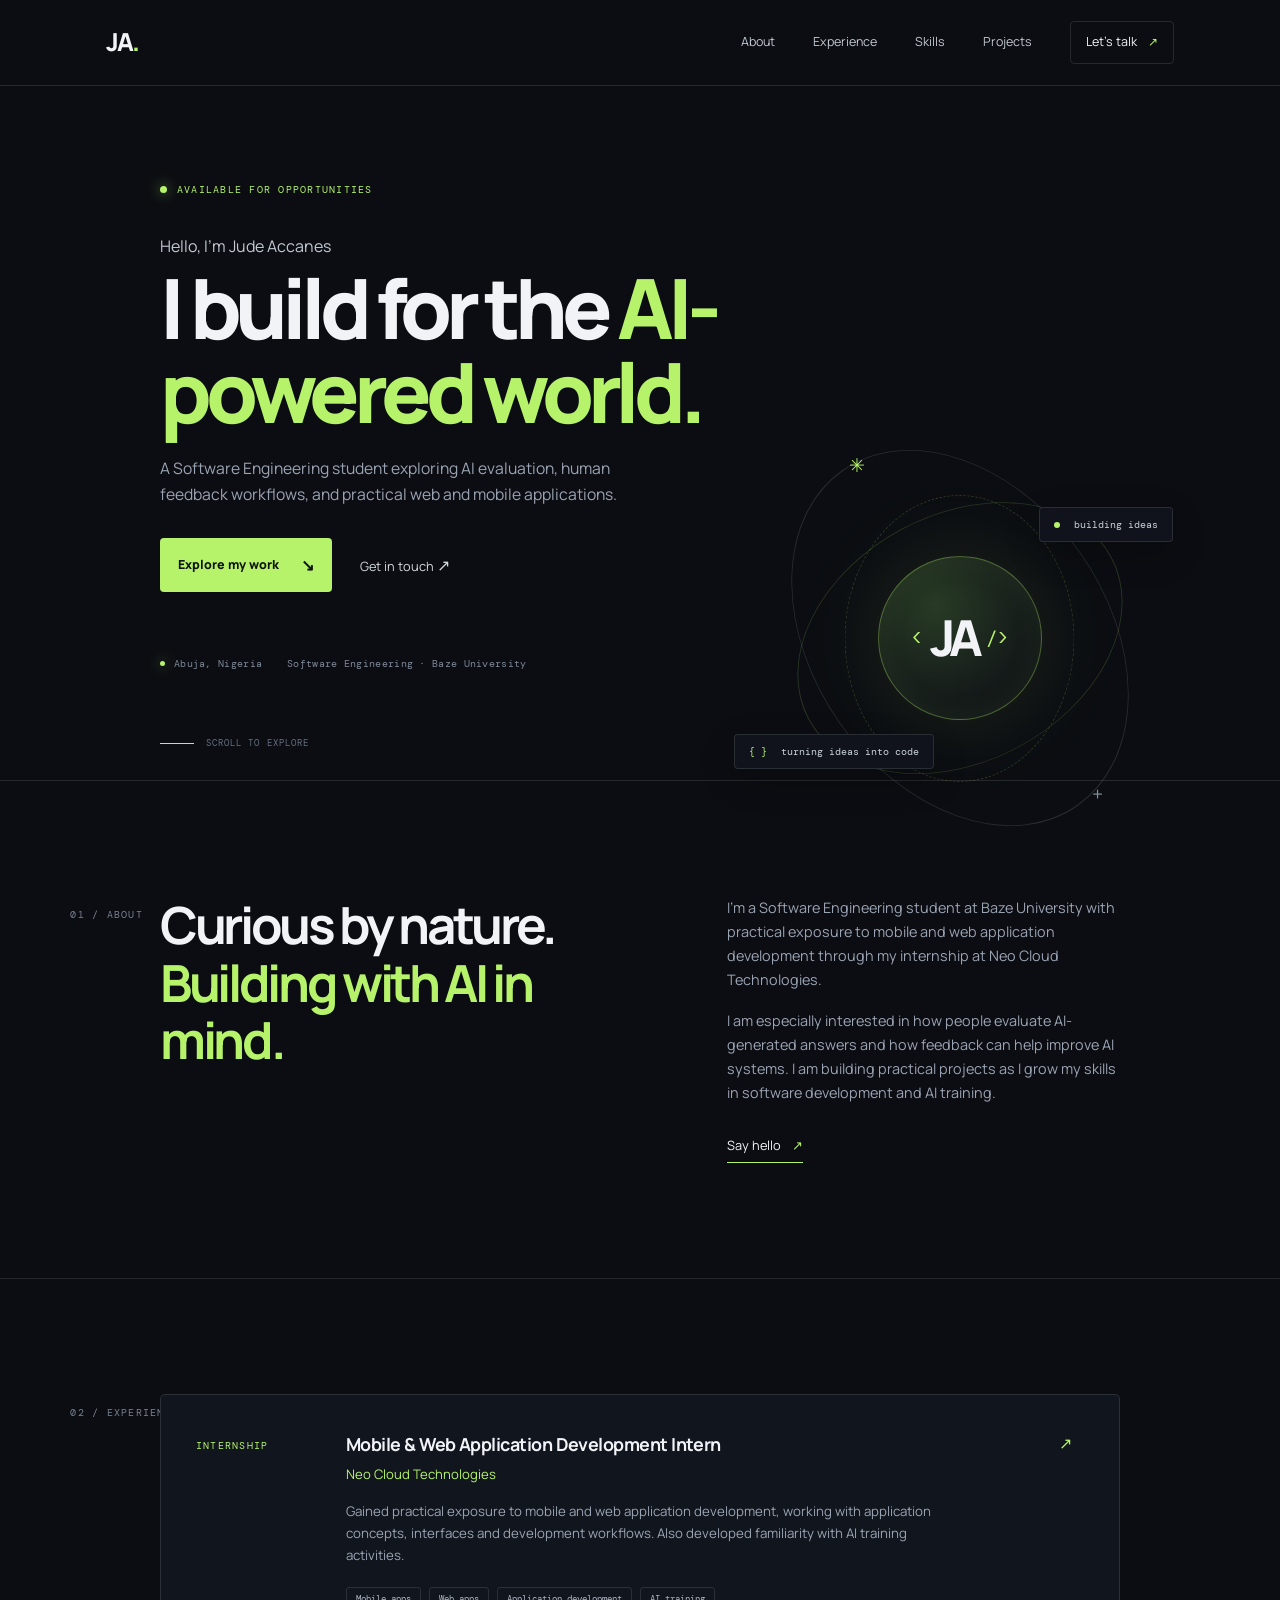
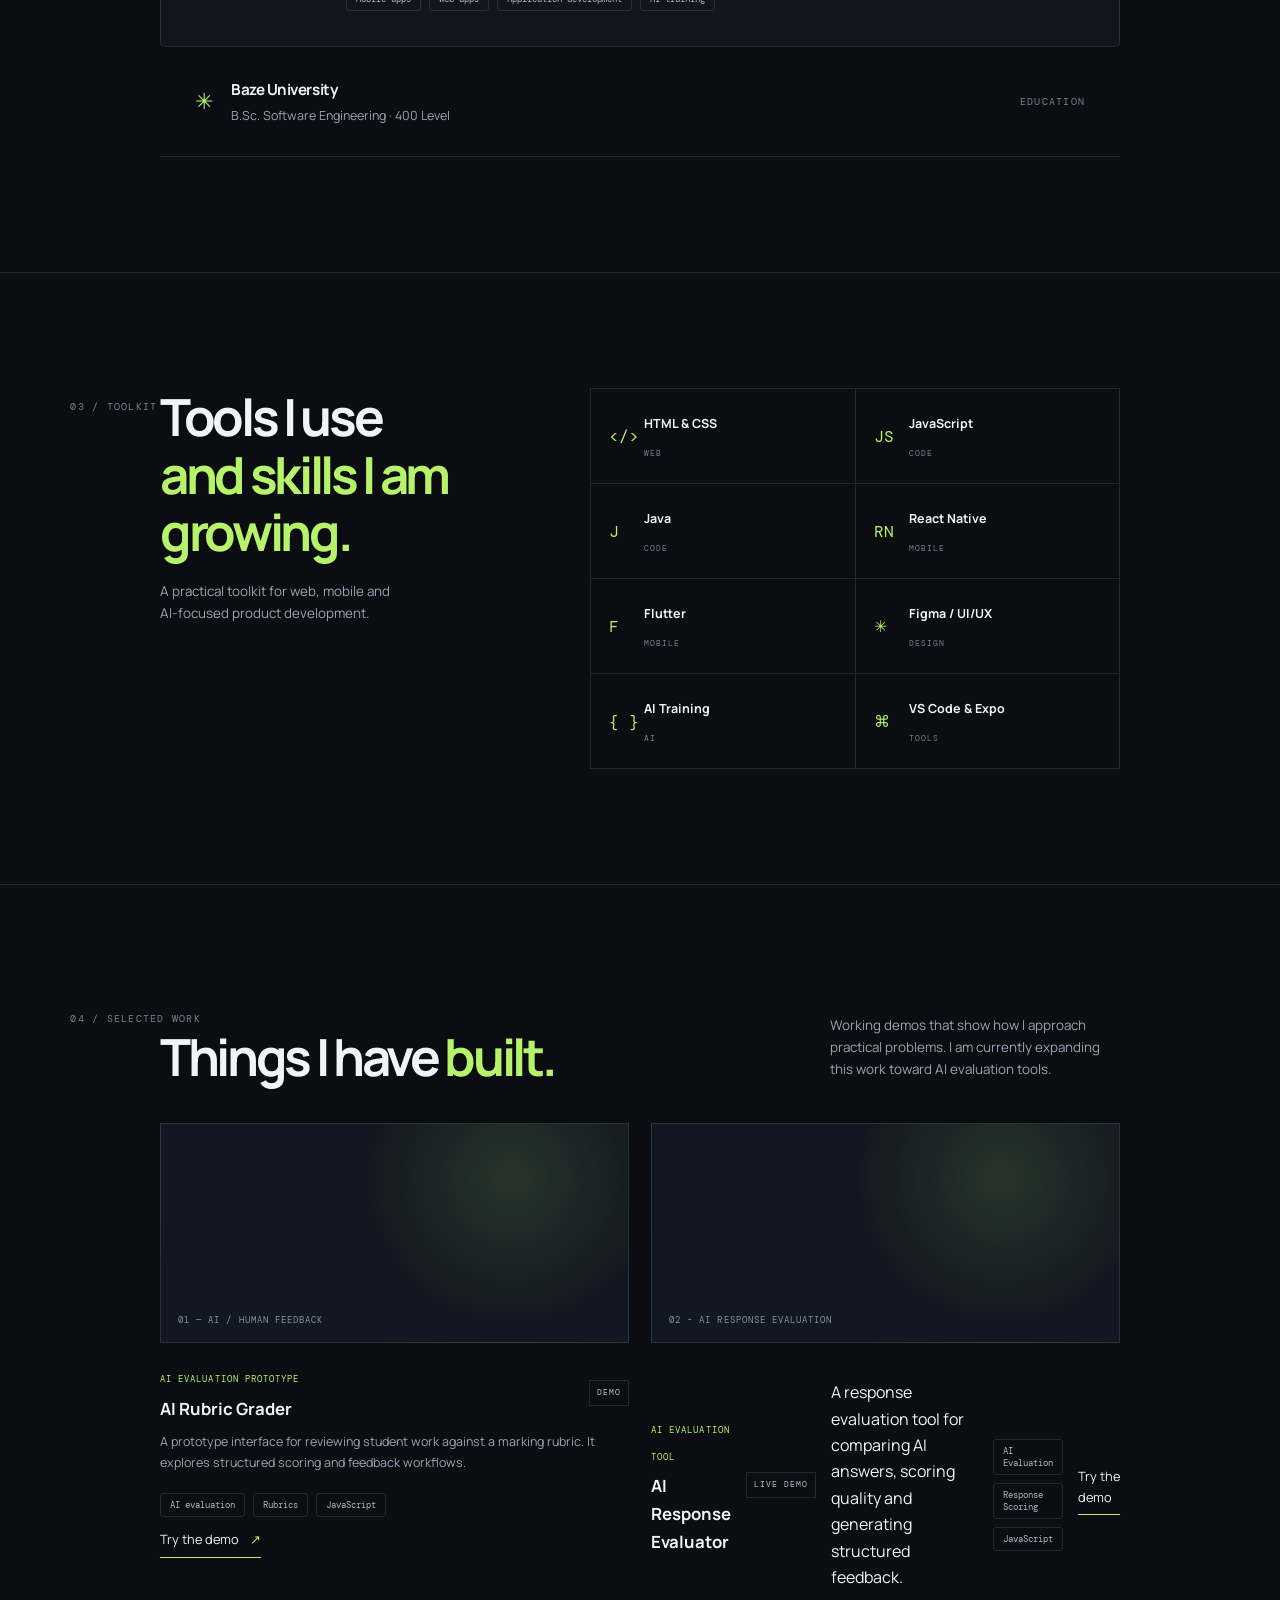
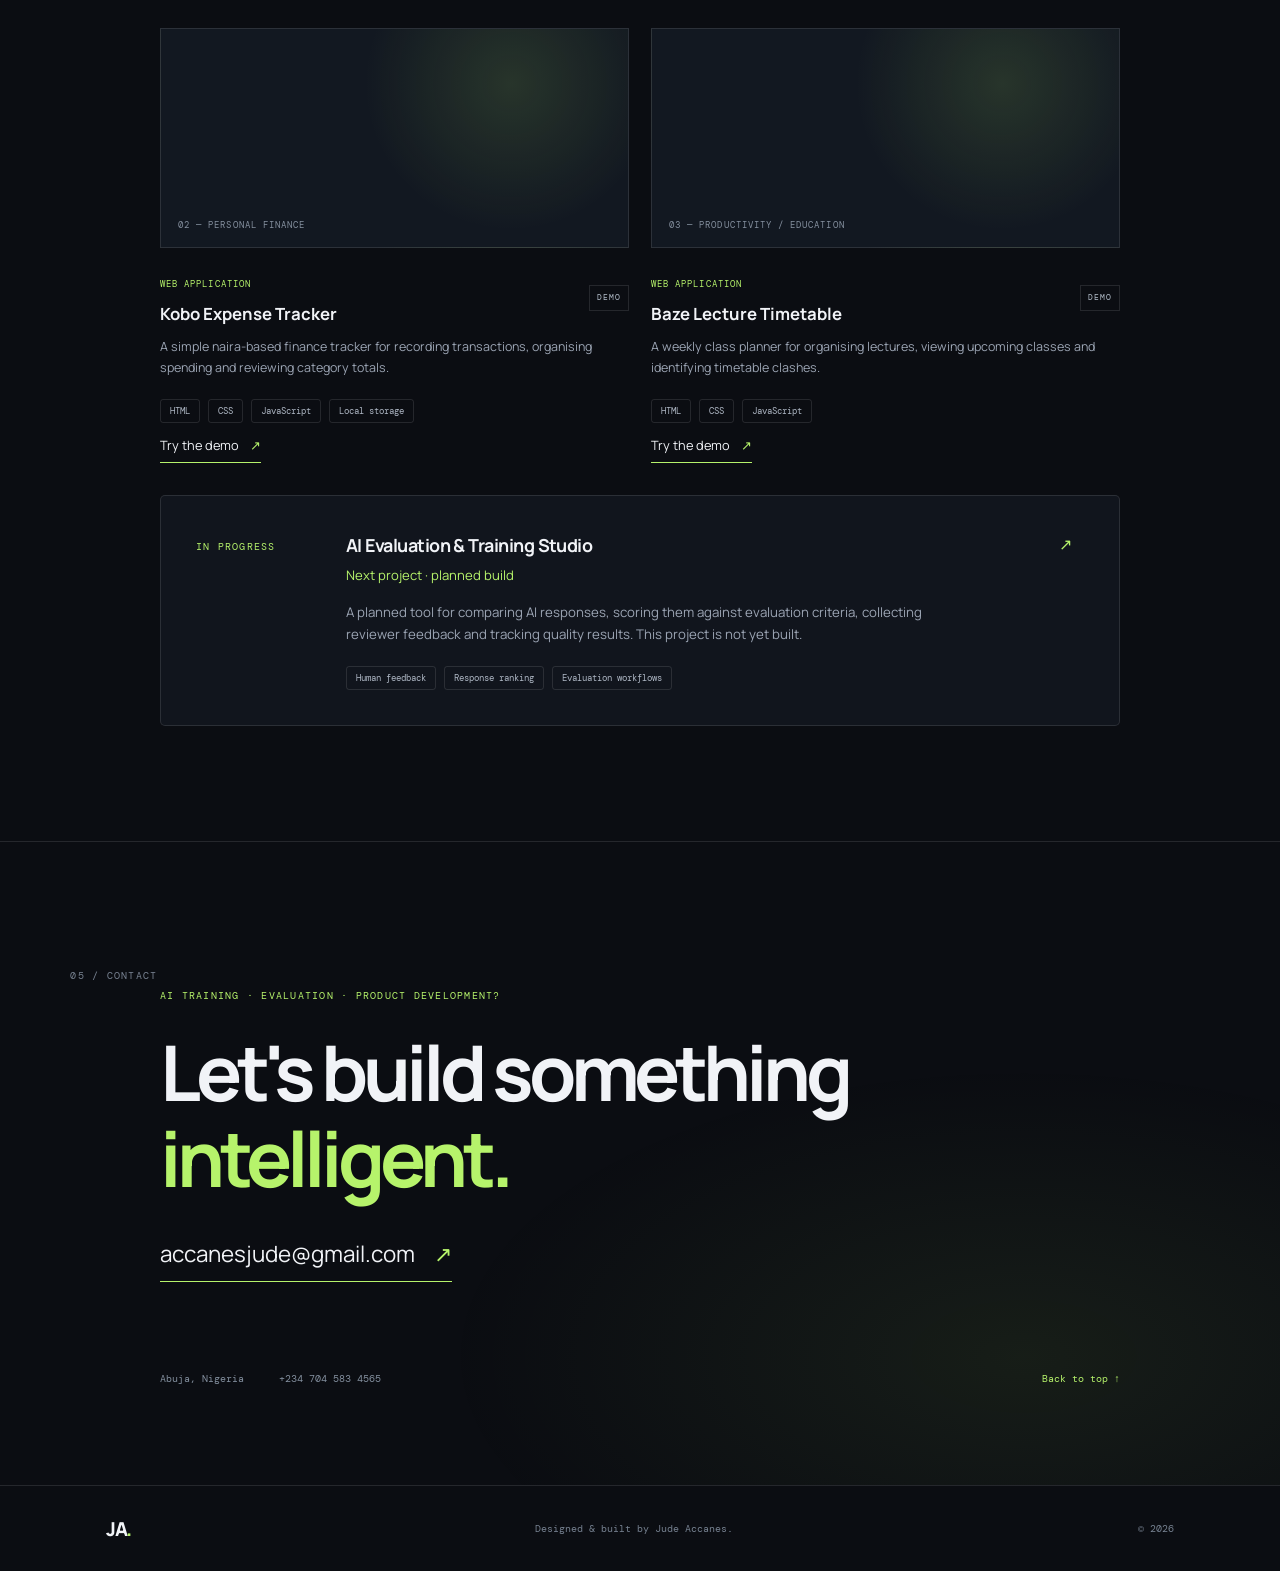
<file: index.html>
<!DOCTYPE html>
<html lang="en">
<head>
  <meta charset="UTF-8" />
  <meta name="viewport" content="width=device-width, initial-scale=1.0" />
  <meta name="description" content="Jude Accanes — AI evaluation, software development and AI product building." />
  <meta name="theme-color" content="#0b0d12" />
  <title>Jude Accanes — Software Developer</title>
  <link rel="preconnect" href="https://fonts.googleapis.com">
  <link rel="preconnect" href="https://fonts.gstatic.com" crossorigin>
  <link href="https://fonts.googleapis.com/css2?family=DM+Mono:wght@400;500&family=Manrope:wght@400;500;600;700;800&display=swap" rel="stylesheet">
  <link rel="stylesheet" href="style.css" />
</head>
<body>
  <div class="site-shell">
    <header class="header">
      <a class="brand" href="#home" aria-label="Jude Accanes home">JA<span>.</span></a>
      <button class="menu-toggle" aria-label="Open navigation" aria-expanded="false">
        <span></span><span></span>
      </button>
      <nav class="nav" aria-label="Main navigation">
        <a href="#about">About</a>
        <a href="#experience">Experience</a>
        <a href="#skills">Skills</a>
        <a href="#projects">Projects</a>
        <a class="nav-contact" href="#contact">Let's talk <span>↗</span></a>
      </nav>
    </header>
    <main>
      <section class="hero section" id="home">
        <div class="hero-copy">
          <div class="eyebrow"><span class="status-dot"></span> AVAILABLE FOR OPPORTUNITIES</div>
          <p class="intro">Hello, I'm Jude Accanes</p>
          <h1>I build for the <span>AI-powered world.</span></h1>
          <p class="hero-description">
            A Software Engineering student exploring AI evaluation, human feedback workflows, and practical web and mobile applications.
          </p>
          <div class="hero-actions">
            <a class="button button-primary" href="#projects">Explore my work <span>↘</span></a>
            <a class="text-link" href="#contact">Get in touch <span>↗</span></a>
          </div>
          <div class="hero-meta">
            <span><i></i> Abuja, Nigeria</span>
            <span>Software Engineering · Baze University</span>
          </div>
        </div>
        <div class="hero-art" aria-label="Decorative code-inspired graphic">
          <div class="orbit orbit-one"></div>
          <div class="orbit orbit-two"></div>
          <div class="orbit orbit-three"></div>
          <div class="art-core">
            <span class="core-bracket">&lt;</span>
            <span class="core-ja">JA</span>
            <span class="core-bracket">/&gt;</span>
          </div>
          <div class="float-card card-top"><span class="tiny-dot"></span> building ideas</div>
          <div class="float-card card-bottom"><span class="code-mark">{ }</span> turning ideas into code</div>
          <div class="art-cross cross-one">✳</div>
          <div class="art-cross cross-two">+</div>
        </div>
        <div class="scroll-cue"><span></span> SCROLL TO EXPLORE</div>
      </section>

      <section class="section about-section" id="about">
        <div class="section-kicker">01 / ABOUT</div>
        <div class="section-content about-grid">
          <h2>Curious by nature.<br><span>Building with AI in mind.</span></h2>
          <div class="about-copy">
            <p>
              I'm a Software Engineering student at Baze University with practical
              exposure to mobile and web application development through my
              internship at Neo Cloud Technologies.
            </p>
            <p>
              I am especially interested in how people evaluate AI-generated answers and how feedback can help improve AI systems. I am building practical projects as I grow my skills in software development and AI training.
            </p>
            <a class="underlined-link" href="mailto:accanesjude@gmail.com">Say hello <span>↗</span></a>
          </div>
        </div>
      </section>

      <section class="section experience-section" id="experience">
        <div class="section-kicker">02 / EXPERIENCE</div>
        <div class="section-content">
          <div class="experience-card">
            <div class="experience-date">INTERNSHIP</div>
            <div>
              <h3>Mobile &amp; Web Application Development Intern</h3>
              <p class="company">Neo Cloud Technologies</p>
              <p class="experience-description">
                Gained practical exposure to mobile and web application development,
                working with application concepts, interfaces and development workflows.
                Also developed familiarity with AI training activities.
              </p>
              <div class="tag-row">
                <span>Mobile apps</span><span>Web apps</span><span>Application development</span><span>AI training</span>
              </div>
            </div>
            <div class="experience-arrow">↗</div>
          </div>
          <div class="education-line">
            <span class="education-icon">✳</span>
            <div>
              <h3>Baze University</h3>
              <p>B.Sc. Software Engineering · 400 Level</p>
            </div>
            <span class="education-label">EDUCATION</span>
          </div>
        </div>
      </section>

      <section class="section skills-section" id="skills">
        <div class="section-kicker">03 / TOOLKIT</div>
        <div class="section-content skills-layout">
          <div>
            <h2>Tools I use<br><span>and skills I am growing.</span></h2>
            <p class="muted">A practical toolkit for web, mobile and AI-focused product development.</p>
          </div>
          <div class="skills-grid">
            <div class="skill"><span class="skill-symbol">&lt;/&gt;</span><span>HTML &amp; CSS</span><small>WEB</small></div>
            <div class="skill"><span class="skill-symbol">JS</span><span>JavaScript</span><small>CODE</small></div>
            <div class="skill"><span class="skill-symbol">J</span><span>Java</span><small>CODE</small></div>
            <div class="skill"><span class="skill-symbol">RN</span><span>React Native</span><small>MOBILE</small></div>
            <div class="skill"><span class="skill-symbol">F</span><span>Flutter</span><small>MOBILE</small></div>
            <div class="skill"><span class="skill-symbol">✳</span><span>Figma / UI/UX</span><small>DESIGN</small></div>
            <div class="skill"><span class="skill-symbol">{ }</span><span>AI Training</span><small>AI</small></div>
            <div class="skill"><span class="skill-symbol">⌘</span><span>VS Code &amp; Expo</span><small>TOOLS</small></div>
          </div>
        </div>
      </section>

      <section class="section projects-section" id="projects">
        <div class="section-kicker">04 / SELECTED WORK</div>
        <div class="section-content">
          <div class="projects-heading">
            <h2>Things I have <span>built.</span></h2>
            <p class="muted">Working demos that show how I approach practical problems. I am currently expanding this work toward AI evaluation tools.</p>
          </div>
          <div class="project-grid">
            <article class="project-card">
              <div class="project-visual visual-portfolio">
                <span class="visual-label">01 — AI / HUMAN FEEDBACK</span>
              </div>
              <div class="project-info">
                <div><span class="project-type">AI EVALUATION PROTOTYPE</span><h3>AI Rubric Grader</h3></div>
                <span class="project-status">DEMO</span>
              </div>
              <p>A prototype interface for reviewing student work against a marking rubric. It explores structured scoring and feedback workflows.</p>
              <div class="tag-row"><span>AI evaluation</span><span>Rubrics</span><span>JavaScript</span></div>
              <a class="underlined-link" href="AI%20Rubric%20Grader.html">Try the demo <span>↗</span></a>
            </article>
<article class="project-card">
  <div class="project-visual visual-portfolio">
    <span class="visual-label">02 - AI RESPONSE EVALUATION</span>
  </div>
  <div class="project-info">
    <div>
      <span class="project-type">AI EVALUATION TOOL</span>
      <h3>AI Response Evaluator</h3>
    </div>
    <span class="project-status">LIVE DEMO</span>
    <p>A response evaluation tool for comparing AI answers, scoring quality and generating structured feedback.</p>
    <div class="tag-row">
      <span>AI Evaluation</span>
      <span>Response Scoring</span>
      <span>JavaScript</span>
    </div>
    <a class="underlined-link" href="ai-response-evaluator.html">Try the demo <span></span></a>
  </div>
</article>

            <article class="project-card">
              <div class="project-visual visual-portfolio">
                <span class="visual-label">02 — PERSONAL FINANCE</span>
              </div>
              <div class="project-info">
                <div><span class="project-type">WEB APPLICATION</span><h3>Kobo Expense Tracker</h3></div>
                <span class="project-status">DEMO</span>
              </div>
              <p>A simple naira-based finance tracker for recording transactions, organising spending and reviewing category totals.</p>
              <div class="tag-row"><span>HTML</span><span>CSS</span><span>JavaScript</span><span>Local storage</span></div>
              <a class="underlined-link" href="Kobo%20Expense%20Tracker.html">Try the demo <span>↗</span></a>
            </article>

            <article class="project-card">
              <div class="project-visual visual-portfolio">
                <span class="visual-label">03 — PRODUCTIVITY / EDUCATION</span>
              </div>
              <div class="project-info">
                <div><span class="project-type">WEB APPLICATION</span><h3>Baze Lecture Timetable</h3></div>
                <span class="project-status">DEMO</span>
              </div>
              <p>A weekly class planner for organising lectures, viewing upcoming classes and identifying timetable clashes.</p>
              <div class="tag-row"><span>HTML</span><span>CSS</span><span>JavaScript</span></div>
              <a class="underlined-link" href="Baze%20Lecture%20Timetable.html">Try the demo <span>↗</span></a>
            </article>
          </div>

          <div class="experience-card" style="margin-top: 2rem;">
            <div class="experience-date">IN PROGRESS</div>
            <div>
              <h3>AI Evaluation &amp; Training Studio</h3>
              <p class="company">Next project · planned build</p>
              <p class="experience-description">A planned tool for comparing AI responses, scoring them against evaluation criteria, collecting reviewer feedback and tracking quality results. This project is not yet built.</p>
              <div class="tag-row"><span>Human feedback</span><span>Response ranking</span><span>Evaluation workflows</span></div>
            </div>
            <div class="experience-arrow">↗</div>
          </div>
        </div>
      </section>

      <section class="section contact-section" id="contact">
        <div class="section-kicker">05 / CONTACT</div>
        <div class="section-content contact-content">
          <p class="eyebrow">AI TRAINING · EVALUATION · PRODUCT DEVELOPMENT?</p>
          <h2>Let's build something<br><span>intelligent.</span></h2>
          <a class="contact-email" href="mailto:accanesjude@gmail.com">accanesjude@gmail.com <span>↗</span></a>
          <div class="contact-bottom">
            <span>Abuja, Nigeria</span>
            <a href="tel:+2347045834565">+234 704 583 4565</a>
            <a href="#home">Back to top ↑</a>
          </div>
        </div>
      </section>
    </main>
    <footer class="footer">
      <a class="brand" href="#home">JA<span>.</span></a>
      <p>Designed &amp; built by Jude Accanes.</p>
      <span>© <span id="year"></span></span>
    </footer>
  </div>
  <script src="script.js"></script>
</body>
</html>
</file>
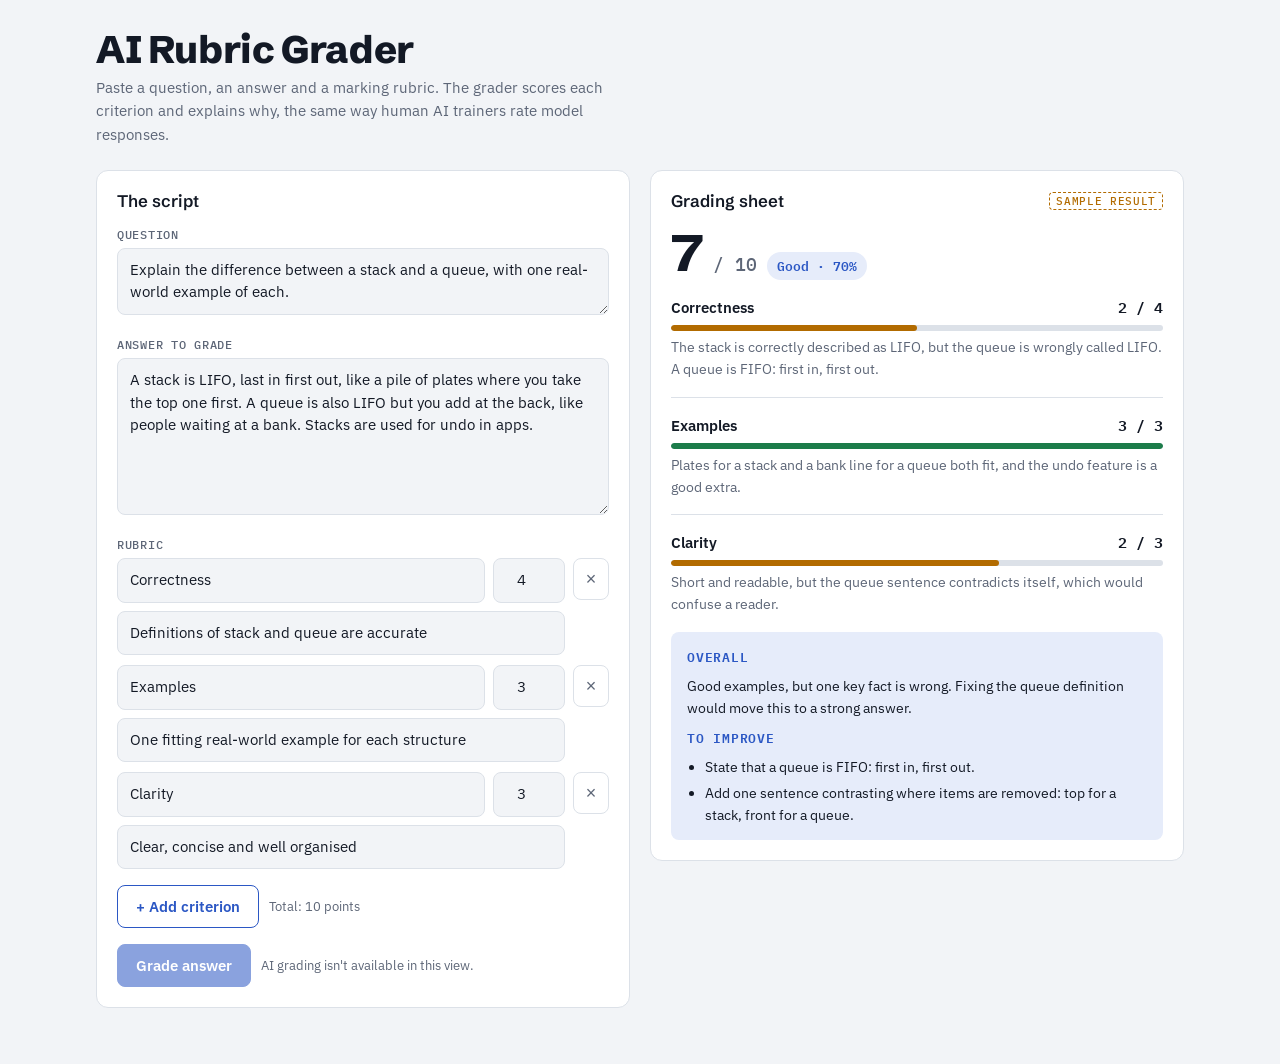
<file: AI Rubric Grader.html>
<!doctype html><html><head><meta charset=utf8><meta name=viewport content="width=device-width,initial-scale=1,viewport-fit=cover"><style>:root{color-scheme:light;box-sizing:border-box;padding-top:env(safe-area-inset-top,0px);padding-bottom:env(safe-area-inset-bottom,0px)}html{scroll-padding-top:env(safe-area-inset-top,0px)}body{margin:0;padding:0;font:14px -apple-system,BlinkMacSystemFont,sans-serif;background:#fff;color:#000}img{max-width:100%}[hidden]:not([hidden=until-found i]){display:none!important}</style></head><body>
<title>AI Rubric Grader</title>
<meta name="claude:viewport-fit-sides" content="cover">
<link rel="stylesheet" href="https://fonts.googleapis.com/css2?family=Schibsted+Grotesk:wght@600;800&family=IBM+Plex+Sans:wght@400;500;600&family=IBM+Plex+Mono:wght@400;500&display=swap">
<style>
/* Layout: two-pane marking desk. Inputs on the left (the script), marks on the right (the grading sheet). Stacks on phones. */
:root{
  --bg:#F2F4F7; --panel:#FFFFFF; --ink:#131925; --muted:#5D6677; --line:#DCE1E8;
  --pen:#2B57C4; --pen-soft:#E6ECFA; --good:#1C7C4A; --mid:#B26B00; --low:#C0392B;
  --display:"Schibsted Grotesk","Segoe UI",system-ui,sans-serif;
  --body:"IBM Plex Sans","Segoe UI",system-ui,sans-serif;
  --mono:"IBM Plex Mono",ui-monospace,Menlo,monospace;
}
@media (prefers-color-scheme: dark){:root:not([data-theme="light"]){
  --bg:#0E1218; --panel:#161C25; --ink:#E4E9F1; --muted:#98A2B3; --line:#273041;
  --pen:#7FA2F5; --pen-soft:#1C2740; --good:#4CC58A; --mid:#E9A53A; --low:#F07A6C; color-scheme:dark}}
:root[data-theme="dark"]{
  --bg:#0E1218; --panel:#161C25; --ink:#E4E9F1; --muted:#98A2B3; --line:#273041;
  --pen:#7FA2F5; --pen-soft:#1C2740; --good:#4CC58A; --mid:#E9A53A; --low:#F07A6C; color-scheme:dark}
*{box-sizing:border-box}
body{background:var(--bg);color:var(--ink);font:15px/1.55 var(--body)}
.wrap{max-width:1120px;margin:0 auto;padding-block:28px 56px;
  padding-left:max(16px,env(safe-area-inset-left,0px));padding-right:max(16px,env(safe-area-inset-right,0px));
  display:flex;flex-direction:column;gap:24px}
header{display:flex;flex-wrap:wrap;justify-content:space-between;align-items:end;gap:12px}
h1{font:800 clamp(1.7rem,4vw,2.4rem)/1.1 var(--display);margin:0;letter-spacing:-.01em}
header p{margin:6px 0 0;color:var(--muted);max-width:60ch}
.grid{display:grid;grid-template-columns:1fr 1fr;gap:20px;align-items:start}
@media (max-width:820px){.grid{grid-template-columns:1fr}}
.panel{background:var(--panel);border:1px solid var(--line);border-radius:12px;padding:20px;display:flex;flex-direction:column;gap:16px;min-width:0}
h2{font:600 1.05rem var(--display);margin:0}
label{font:500 12px var(--mono);letter-spacing:.06em;text-transform:uppercase;color:var(--muted);display:block;margin-bottom:6px}
textarea,input{width:100%;font:15px/1.5 var(--body);color:var(--ink);background:var(--bg);border:1px solid var(--line);border-radius:8px;padding:10px 12px}
textarea:focus,input:focus,button:focus-visible{outline:2px solid var(--pen);outline-offset:1px}
textarea{resize:vertical}
.crit-list{display:flex;flex-direction:column;gap:10px}
.crit{display:grid;grid-template-columns:1fr 72px 36px;gap:8px;align-items:start}
.crit .desc{grid-column:1/3}
.crit input.pts{text-align:center;font-family:var(--mono)}
.icon{background:none;border:1px solid var(--line);color:var(--muted);border-radius:8px;height:42px;cursor:pointer;font-size:18px}
.icon:hover{color:var(--low);border-color:var(--low)}
.row{display:flex;flex-wrap:wrap;gap:10px;align-items:center}
.btn{font:600 15px var(--body);border-radius:8px;padding:11px 18px;cursor:pointer;border:1px solid var(--pen)}
.btn.primary{background:var(--pen);color:var(--panel)}
.btn.primary:disabled{opacity:.55;cursor:not-allowed}
.btn.ghost{background:transparent;color:var(--pen)}
.hint{font-size:13px;color:var(--muted)}
.status{font-size:13px;color:var(--muted);min-height:1.2em}
.status.err{color:var(--low)}

/* Grading sheet */
.score{display:flex;align-items:baseline;gap:10px;flex-wrap:wrap}
.score .big{font:800 3.2rem/1 var(--display);font-variant-numeric:tabular-nums}
.score .of{font:500 1.1rem var(--mono);color:var(--muted)}
.grade{font:600 13px var(--mono);padding:3px 10px;border-radius:999px;background:var(--pen-soft);color:var(--pen)}
.tag{font:500 11px var(--mono);letter-spacing:.06em;text-transform:uppercase;color:var(--mid);border:1px dashed var(--mid);border-radius:4px;padding:1px 6px}
.marks{display:flex;flex-direction:column;gap:16px}
.mark{display:flex;flex-direction:column;gap:6px;padding-bottom:16px;border-bottom:1px solid var(--line)}
.mark:last-child{border-bottom:0;padding-bottom:0}
.mark .head{display:flex;justify-content:space-between;gap:12px;font-weight:600}
.mark .pts{font-family:var(--mono);font-variant-numeric:tabular-nums;white-space:nowrap}
.bar{height:6px;border-radius:3px;background:var(--line);overflow:hidden}
.bar i{display:block;height:100%;border-radius:3px}
.mark p{margin:0;color:var(--muted);font-size:14px;max-width:65ch}
.feedback{background:var(--pen-soft);border-radius:8px;padding:14px 16px;display:flex;flex-direction:column;gap:8px}
.feedback h3{margin:0;font:600 13px var(--mono);letter-spacing:.06em;text-transform:uppercase;color:var(--pen)}
.feedback p,.feedback ul{margin:0;font-size:14px}
.feedback ul{padding-left:18px;display:flex;flex-direction:column;gap:4px}
@media (prefers-reduced-motion:no-preference){.bar i{transition:width .6s ease}}
</style>

<div class="wrap">
  <header>
    <div>
      <h1>AI Rubric Grader</h1>
      <p>Paste a question, an answer and a marking rubric. The grader scores each criterion and explains why, the same way human AI trainers rate model responses.</p>
    </div>
  </header>

  <div class="grid">
    <form class="panel" id="form">
      <h2>The script</h2>
      <div><label for="q">Question</label><textarea id="q" rows="2"></textarea></div>
      <div><label for="a">Answer to grade</label><textarea id="a" rows="6"></textarea></div>
      <div>
        <label>Rubric</label>
        <div class="crit-list" id="crits"></div>
      </div>
      <div class="row">
        <button class="btn ghost" type="button" id="addCrit">+ Add criterion</button>
        <span class="hint" id="totalHint"></span>
      </div>
      <div class="row">
        <button class="btn primary" type="submit" id="gradeBtn">Grade answer</button>
        <span class="status" id="status" role="status"></span>
      </div>
    </form>

    <section class="panel" id="sheet" aria-live="polite"></section>
  </div>
</div>

<script>
const $ = s => document.querySelector(s);
const state = {
  question: "Explain the difference between a stack and a queue, with one real-world example of each.",
  answer: "A stack is LIFO, last in first out, like a pile of plates where you take the top one first. A queue is also LIFO but you add at the back, like people waiting at a bank. Stacks are used for undo in apps.",
  criteria: [
    {name:"Correctness", desc:"Definitions of stack and queue are accurate", max:4},
    {name:"Examples", desc:"One fitting real-world example for each structure", max:3},
    {name:"Clarity", desc:"Clear, concise and well organised", max:3}
  ]
};
const sampleResult = {
  sample:true,
  criteria:[
    {name:"Correctness", score:2, max:4, reasoning:"The stack is correctly described as LIFO, but the queue is wrongly called LIFO. A queue is FIFO: first in, first out."},
    {name:"Examples", score:3, max:3, reasoning:"Plates for a stack and a bank line for a queue both fit, and the undo feature is a good extra."},
    {name:"Clarity", score:2, max:3, reasoning:"Short and readable, but the queue sentence contradicts itself, which would confuse a reader."}
  ],
  feedback:"Good examples, but one key fact is wrong. Fixing the queue definition would move this to a strong answer.",
  improvements:["State that a queue is FIFO: first in, first out.","Add one sentence contrasting where items are removed: top for a stack, front for a queue."]
};

function renderCrits(){
  const box = $("#crits"); box.innerHTML = "";
  state.criteria.forEach((c,i)=>{
    const el = document.createElement("div"); el.className="crit";
    el.innerHTML = `<input id="cn${i}" aria-label="Criterion name" placeholder="Criterion">
      <input id="cm${i}" class="pts" type="number" min="1" max="20" aria-label="Max points">
      <button class="icon" type="button" aria-label="Remove criterion">×</button>
      <input id="cd${i}" class="desc" aria-label="What earns full marks" placeholder="What earns full marks">`;
    const [n,m,del,d] = el.children;
    n.value=c.name; m.value=c.max; d.value=c.desc;
    n.oninput=()=>c.name=n.value; d.oninput=()=>c.desc=d.value;
    m.oninput=()=>{c.max=Math.max(1,Math.min(20,parseInt(m.value)||1));totals()};
    del.onclick=()=>{ if(state.criteria.length>1){state.criteria.splice(i,1);renderCrits()} };
    box.appendChild(el);
  });
  totals();
}
function totals(){ $("#totalHint").textContent = `Total: ${state.criteria.reduce((s,c)=>s+(+c.max||0),0)} points`; }

function gradeLabel(p){ return p>=0.85?"Excellent":p>=0.7?"Good":p>=0.5?"Fair":"Needs work"; }
function colorFor(p){ return p>=0.75?"var(--good)":p>=0.5?"var(--mid)":"var(--low)"; }
function esc(s){ const d=document.createElement("div"); d.textContent=String(s??""); return d.innerHTML; }

function renderSheet(r){
  const total = r.criteria.reduce((s,c)=>s+c.score,0), max = r.criteria.reduce((s,c)=>s+c.max,0);
  const p = max? total/max : 0;
  $("#sheet").innerHTML = `
    <div class="row" style="justify-content:space-between"><h2>Grading sheet</h2>${r.sample?'<span class="tag">Sample result</span>':''}</div>
    <div class="score"><span class="big">${total}</span><span class="of">/ ${max}</span><span class="grade">${gradeLabel(p)} · ${Math.round(p*100)}%</span></div>
    <div class="marks">${r.criteria.map(c=>{const cp=c.max?c.score/c.max:0;return `
      <div class="mark"><div class="head"><span>${esc(c.name)}</span><span class="pts">${c.score} / ${c.max}</span></div>
      <div class="bar"><i style="width:${cp*100}%;background:${colorFor(cp)}"></i></div>
      <p>${esc(c.reasoning)}</p></div>`}).join("")}</div>
    <div class="feedback"><h3>Overall</h3><p>${esc(r.feedback)}</p>
      ${r.improvements?.length?`<h3>To improve</h3><ul>${r.improvements.map(x=>`<li>${esc(x)}</li>`).join("")}</ul>`:""}</div>`;
}

// The grading call. To run outside claude.ai, replace this with a call to your own AI API.
async function gradeAnswer(sample, question, answer, criteria){
  const prompt = `You are a strict but fair grader. Score the ANSWER to the QUESTION against each rubric criterion.
Give whole-number scores from 0 to the criterion's max. Justify each score in 1-2 plain sentences that point to what the answer did or missed.
Return only JSON in this shape:
{"criteria":[{"name":string,"score":number,"max":number,"reasoning":string}],"feedback":string,"improvements":[string]}
Use the criteria in the order given. "feedback" is one or two sentences. "improvements" has 1-3 short, concrete fixes.

QUESTION:
${question}

ANSWER:
${answer}

RUBRIC:
${criteria.map((c,i)=>`${i+1}. ${c.name} (max ${c.max}): ${c.desc}`).join("\n")}`;
  const r = await sample.json(prompt, {modelTier:"default"});
  // Trust our own rubric, not the model, for names and max points.
  return {
    criteria: criteria.map((c,i)=>{
      const m = (r.criteria||[])[i] || {};
      const score = Math.max(0, Math.min(c.max, Math.round(Number(m.score)||0)));
      return {name:c.name, max:c.max, score, reasoning:m.reasoning||"No reasoning returned."};
    }),
    feedback: r.feedback||"", improvements: Array.isArray(r.improvements)? r.improvements.slice(0,3):[]
  };
}

let sampleCap = null;
$("#q").value = state.question; $("#a").value = state.answer;
renderCrits(); renderSheet(sampleResult);

(async ()=>{
  sampleCap = await (window.claude?.use ? window.claude.use("sample") : null);
  if(!sampleCap){
    $("#gradeBtn").disabled = true;
    $("#status").textContent = "AI grading isn't available in this view.";
  }
})();

$("#addCrit").onclick = ()=>{ state.criteria.push({name:"",desc:"",max:2}); renderCrits(); };
$("#form").addEventListener("submit", async e=>{
  e.preventDefault();
  const q=$("#q").value.trim(), a=$("#a").value.trim();
  const crits = state.criteria.filter(c=>c.name.trim());
  const st=$("#status"); st.className="status";
  if(!q||!a){ st.textContent="Add a question and an answer first."; st.className="status err"; return; }
  if(!crits.length){ st.textContent="Name at least one rubric criterion."; st.className="status err"; return; }
  if(!sampleCap) return;
  const btn=$("#gradeBtn"); btn.disabled=true; st.textContent="Grading…";
  try{
    renderSheet(await gradeAnswer(sampleCap, q, a, crits));
    st.textContent="Graded.";
  }catch(err){
    st.className="status err";
    st.textContent = err?.code==="rate_limited" ? "Too many requests. Wait a minute and try again."
      : err?.code==="not_granted" ? "AI grading was not allowed for this page."
      : "Grading failed. Try again, or shorten the answer.";
  }finally{ btn.disabled=false; }
});
</script>

</body></html>
</file>
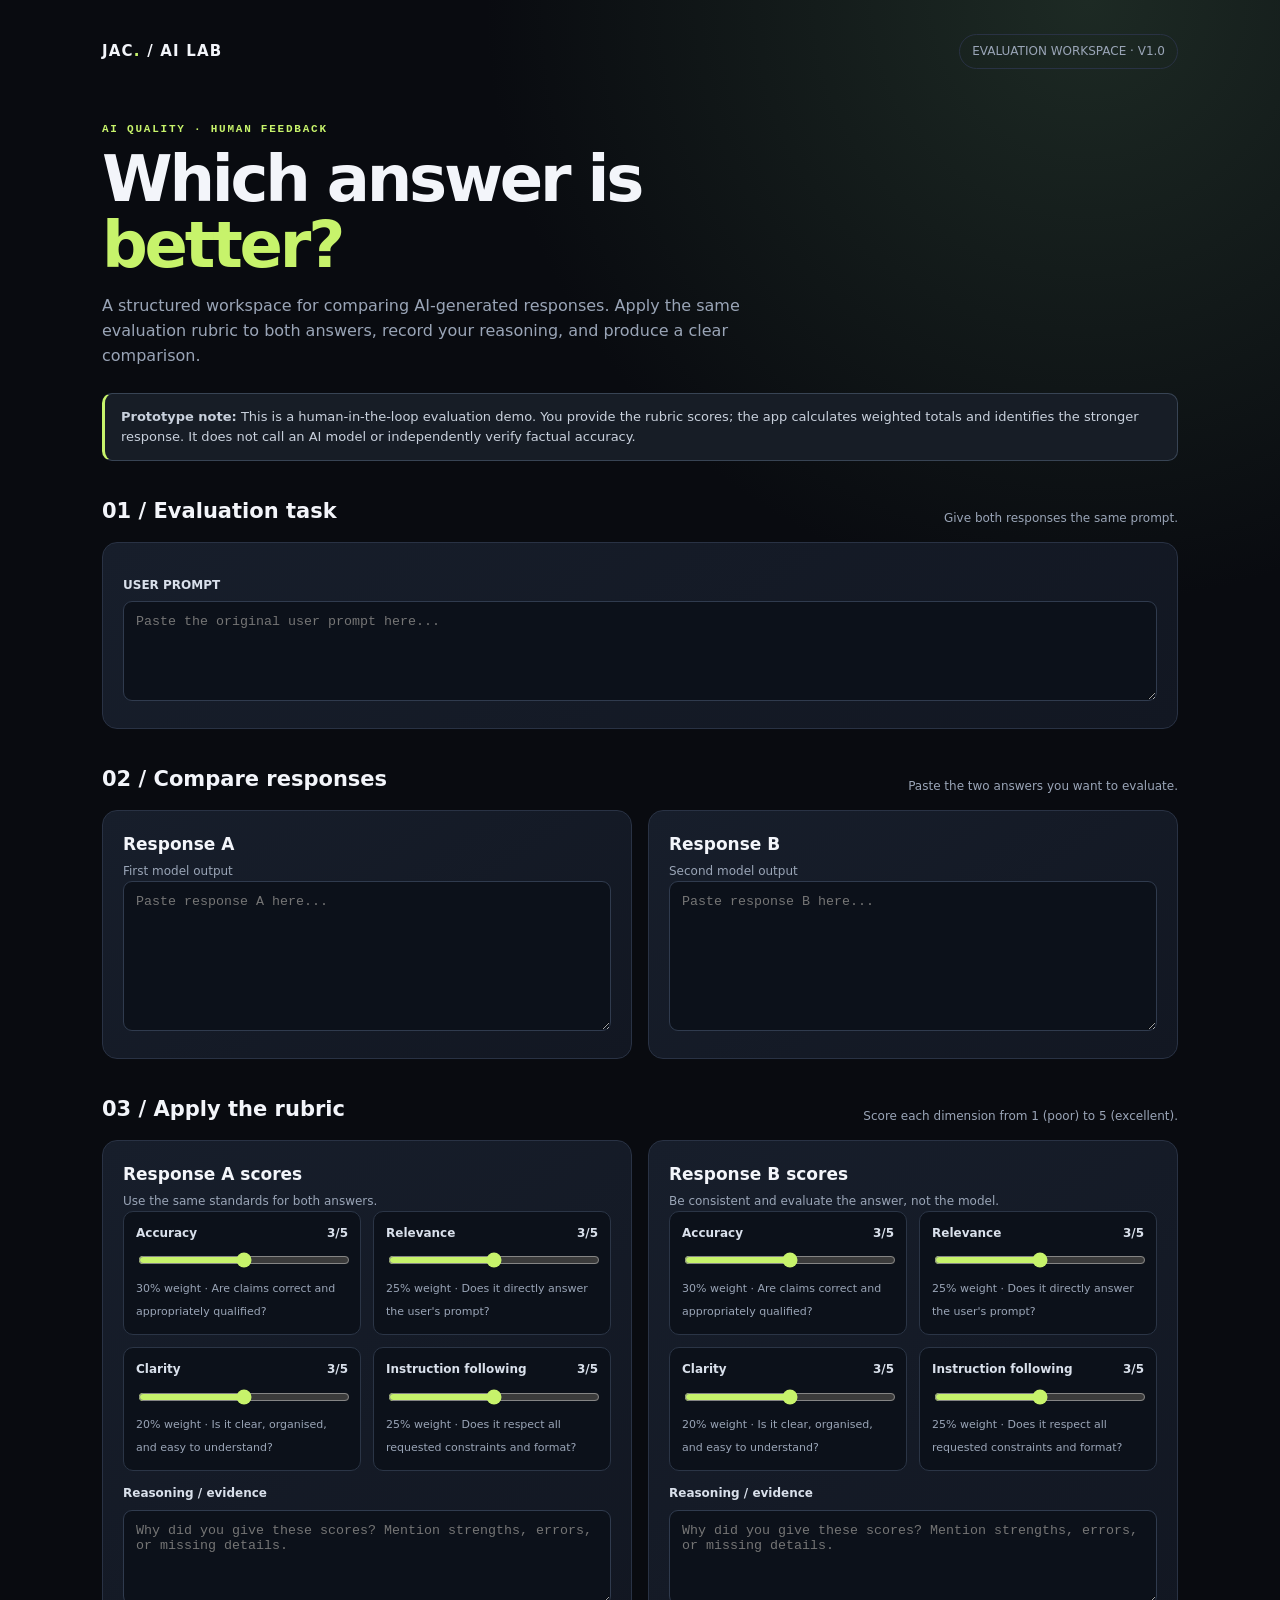
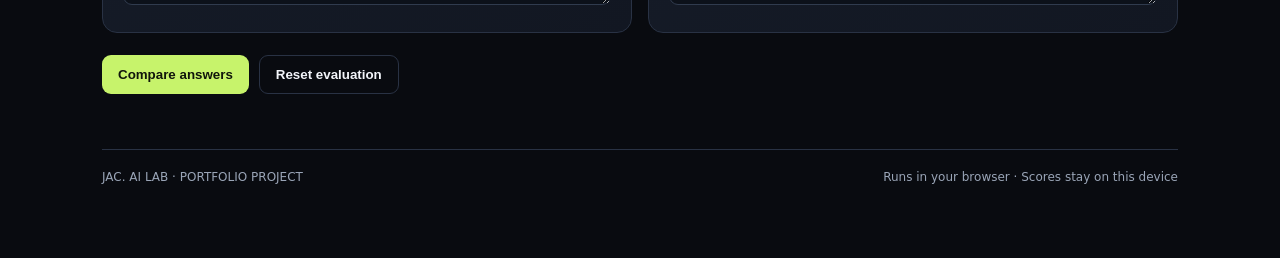
<file: ai-response-evaluator.html>
<!doctype html>
<html lang="en"><head><meta charset="utf-8"><meta name="viewport" content="width=device-width,initial-scale=1"><title>AI Response Evaluator</title>
<style>
:root{--bg:#090b10;--panel:#121722;--line:#293244;--text:#f3f5fa;--muted:#9aa5b7;--lime:#c7f36b}*{box-sizing:border-box}body{margin:0;background:radial-gradient(circle at 85% 0%,#1d2a24 0,transparent 28%),var(--bg);color:var(--text);font:15px/1.55 Inter,system-ui,sans-serif}.wrap{max-width:1120px;margin:auto;padding:34px 22px 70px}.top,.section-head,.scoreline,.footer{display:flex;justify-content:space-between;align-items:center;gap:14px}.top{margin-bottom:54px}.brand{font-weight:800;letter-spacing:.08em}.brand span,.eyebrow,.score,.winner{color:var(--lime)}.pill{border:1px solid var(--line);border-radius:999px;padding:7px 12px;color:var(--muted);font-size:12px}.eyebrow{font:700 11px ui-monospace,monospace;letter-spacing:.16em}h1{font-size:clamp(36px,6vw,64px);line-height:1.03;letter-spacing:-.05em;margin:12px 0 16px;max-width:760px}h1 span{color:var(--lime)}.intro{color:var(--muted);max-width:690px;font-size:16px}.note{background:#171d26;border:1px solid #384454;border-left:3px solid var(--lime);padding:13px 16px;border-radius:10px;color:#c8d0dc;font-size:13px;margin:24px 0 34px}.section-head{margin:34px 0 14px;align-items:end}.section-head h2{margin:0;font-size:21px}.section-head p,.sub{margin:0;color:var(--muted);font-size:12px}.grid,.scoregrid{display:grid;grid-template-columns:1fr 1fr;gap:16px}.panel{background:linear-gradient(145deg,#171e2b,var(--panel));border:1px solid var(--line);border-radius:15px;padding:20px;min-width:0}.panel h3{margin:0 0 5px;font-size:17px}label{display:block;color:#d9e0eb;font-size:12px;font-weight:700;margin:13px 0 7px}textarea{width:100%;min-height:150px;resize:vertical;background:#0c111a;border:1px solid #303b4e;color:var(--text);border-radius:9px;padding:12px;font:14px/1.5 inherit;outline:none}textarea:focus{border-color:var(--lime)}.prompt{min-height:100px}.criteria{display:grid;grid-template-columns:repeat(2,1fr);gap:12px}.criterion{background:#0c111a;border:1px solid #2b3546;border-radius:10px;padding:12px}.criterion label{margin:0 0 8px;display:flex;justify-content:space-between}.criterion input{width:100%;accent-color:var(--lime)}.criterion small{color:var(--muted);font-size:11px}.actions{display:flex;flex-wrap:wrap;gap:10px;margin-top:22px}.btn{border:0;border-radius:9px;padding:11px 16px;font-weight:800;cursor:pointer;background:var(--lime);color:#10150b}.btn.secondary{background:transparent;border:1px solid var(--line);color:var(--text)}.results{display:none;margin-top:24px}.results.show{display:block}.scorecard{background:#0c111a;border:1px solid var(--line);border-radius:12px;padding:18px}.score{font-size:36px;font-weight:850}.bar{height:7px;background:#273143;border-radius:20px;overflow:hidden;margin:12px 0}.bar i{display:block;height:100%;background:var(--lime);width:0}.winner{font-size:12px;font-weight:800;letter-spacing:.1em}.breakdown{font-size:13px;color:var(--muted);display:grid;gap:7px}.breakdown div{display:flex;justify-content:space-between}.verdict{margin-top:14px;padding:16px;border:1px solid var(--line);border-radius:12px;background:#121a21;overflow-wrap:anywhere}.verdict strong{color:var(--lime)}.footer{margin-top:55px;padding-top:18px;border-top:1px solid var(--line);color:var(--muted);font-size:12px;flex-wrap:wrap}@media(max-width:720px){.wrap{padding:24px 15px 50px}.grid,.scoregrid{grid-template-columns:1fr}.top{margin-bottom:40px}.section-head{align-items:start;flex-direction:column}.criteria{grid-template-columns:1fr 1fr}}
</style></head><body><div class="wrap">
<header class="top"><div class="brand">JAC<span>.</span> / AI LAB</div><div class="pill">EVALUATION WORKSPACE · V1.0</div></header>
<main><div class="eyebrow">AI QUALITY · HUMAN FEEDBACK</div><h1>Which answer is <span>better?</span></h1><p class="intro">A structured workspace for comparing AI-generated responses. Apply the same evaluation rubric to both answers, record your reasoning, and produce a clear comparison.</p>
<div class="note"><b>Prototype note:</b> This is a human-in-the-loop evaluation demo. You provide the rubric scores; the app calculates weighted totals and identifies the stronger response. It does not call an AI model or independently verify factual accuracy.</div>
<div class="section-head"><h2>01 / Evaluation task</h2><p>Give both responses the same prompt.</p></div><div class="panel"><label for="prompt">USER PROMPT</label><textarea id="prompt" class="prompt" placeholder="Paste the original user prompt here..."></textarea></div>
<div class="section-head"><h2>02 / Compare responses</h2><p>Paste the two answers you want to evaluate.</p></div><div class="grid"><div class="panel"><h3>Response A</h3><p class="sub">First model output</p><textarea id="answerA" placeholder="Paste response A here..."></textarea></div><div class="panel"><h3>Response B</h3><p class="sub">Second model output</p><textarea id="answerB" placeholder="Paste response B here..."></textarea></div></div>
<div class="section-head"><h2>03 / Apply the rubric</h2><p>Score each dimension from 1 (poor) to 5 (excellent).</p></div><div class="grid">
<div class="panel"><h3>Response A scores</h3><p class="sub">Use the same standards for both answers.</p><div class="criteria" id="criteriaA"></div><label for="reasonA">Reasoning / evidence</label><textarea id="reasonA" placeholder="Why did you give these scores? Mention strengths, errors, or missing details." style="min-height:95px"></textarea></div>
<div class="panel"><h3>Response B scores</h3><p class="sub">Be consistent and evaluate the answer, not the model.</p><div class="criteria" id="criteriaB"></div><label for="reasonB">Reasoning / evidence</label><textarea id="reasonB" placeholder="Why did you give these scores? Mention strengths, errors, or missing details." style="min-height:95px"></textarea></div></div>
<div class="actions"><button class="btn" id="evaluate">Compare answers</button><button class="btn secondary" id="reset">Reset evaluation</button></div>
<section class="results" id="results"><div class="section-head"><h2>04 / Evaluation result</h2><p>Weighted score · maximum 100</p></div><div class="scoregrid"><div class="scorecard"><div class="scoreline"><span class="winner" id="winnerA"></span><span class="score" id="totalA">0</span></div><div class="bar"><i id="barA"></i></div><div class="breakdown" id="breakA"></div></div><div class="scorecard"><div class="scoreline"><span class="winner" id="winnerB"></span><span class="score" id="totalB">0</span></div><div class="bar"><i id="barB"></i></div><div class="breakdown" id="breakB"></div></div></div><div class="verdict" id="verdict"></div><div class="actions"><button class="btn secondary" id="copy">Copy evaluation summary</button></div></section>
</main><footer class="footer"><span>JAC. AI LAB · PORTFOLIO PROJECT</span><span>Runs in your browser · Scores stay on this device</span></footer></div>
<script>
const dimensions=[{name:"Accuracy",weight:30,desc:"Are claims correct and appropriately qualified?"},{name:"Relevance",weight:25,desc:"Does it directly answer the user's prompt?"},{name:"Clarity",weight:20,desc:"Is it clear, organised, and easy to understand?"},{name:"Instruction following",weight:25,desc:"Does it respect all requested constraints and format?"}];
function makeCriteria(target,prefix){const root=document.getElementById(target);root.innerHTML=dimensions.map((d,i)=>`<div class="criterion"><label for="${prefix}${i}"><span>${d.name}</span><b><output id="${prefix}out${i}">3</output>/5</b></label><input id="${prefix}${i}" type="range" min="1" max="5" value="3"><small>${d.weight}% weight · ${d.desc}</small></div>`).join("");dimensions.forEach((d,i)=>document.getElementById(prefix+i).addEventListener("input",e=>document.getElementById(prefix+"out"+i).textContent=e.target.value))}
makeCriteria("criteriaA","a");makeCriteria("criteriaB","b");let lastSummary="";
function score(prefix){const parts=dimensions.map((d,i)=>({name:d.name,score:Number(document.getElementById(prefix+i).value),weight:d.weight}));return{parts,total:Math.round(parts.reduce((s,p)=>s+p.score/5*p.weight,0))}}
function esc(s){return s.replace(/[&<>"']/g,c=>({"&":"&amp;","<":"&lt;",">":"&gt;",'"':"&quot;","'":"&#39;"}[c]))}
document.getElementById("evaluate").addEventListener("click",()=>{const prompt=document.getElementById("prompt").value.trim(),A=document.getElementById("answerA").value.trim(),B=document.getElementById("answerB").value.trim();if(!prompt||!A||!B){alert("Please enter the prompt and both responses before comparing.");return}const a=score("a"),b=score("b"),tie=a.total===b.total;document.getElementById("totalA").textContent=a.total;document.getElementById("totalB").textContent=b.total;document.getElementById("barA").style.width=a.total+"%";document.getElementById("barB").style.width=b.total+"%";document.getElementById("winnerA").textContent=tie?"TIED":a.total>b.total?"STRONGER RESPONSE":"RESPONSE A";document.getElementById("winnerB").textContent=tie?"TIED":b.total>a.total?"STRONGER RESPONSE":"RESPONSE B";const render=x=>x.parts.map(p=>`<div><span>${p.name} (${p.weight}%)</span><b>${p.score}/5</b></div>`).join("");document.getElementById("breakA").innerHTML=render(a);document.getElementById("breakB").innerHTML=render(b);const winner=tie?"The responses received the same weighted score.":`Response ${a.total>b.total?"A":"B"} scored higher by ${Math.abs(a.total-b.total)} points.`;const ra=document.getElementById("reasonA").value.trim()||"No written reasoning added.",rb=document.getElementById("reasonB").value.trim()||"No written reasoning added.";document.getElementById("verdict").innerHTML=`<strong>Overall comparison:</strong> ${winner}<br><br><b>Response A reasoning:</b> ${esc(ra)}<br><br><b>Response B reasoning:</b> ${esc(rb)}<br><br><small>Scores reflect your human rubric assessment, not an automated fact-check.</small>`;lastSummary=`AI RESPONSE EVALUATION\nPrompt: ${prompt}\nResponse A score: ${a.total}/100\n${a.parts.map(p=>p.name+": "+p.score+"/5").join("\n")}\nA reasoning: ${ra}\n\nResponse B score: ${b.total}/100\n${b.parts.map(p=>p.name+": "+p.score+"/5").join("\n")}\nB reasoning: ${rb}\n\n${winner}`;document.getElementById("results").classList.add("show");document.getElementById("results").scrollIntoView({behavior:"smooth"})});
document.getElementById("reset").addEventListener("click",()=>{["prompt","answerA","answerB","reasonA","reasonB"].forEach(id=>document.getElementById(id).value="");["a","b"].forEach(p=>dimensions.forEach((d,i)=>{document.getElementById(p+i).value=3;document.getElementById(p+"out"+i).textContent="3"}));document.getElementById("results").classList.remove("show");lastSummary=""});
document.getElementById("copy").addEventListener("click",async()=>{if(!lastSummary)return;try{await navigator.clipboard.writeText(lastSummary);alert("Evaluation summary copied.")}catch(e){alert("Clipboard access was blocked by your browser.")}});
</script></body></html>
</file>
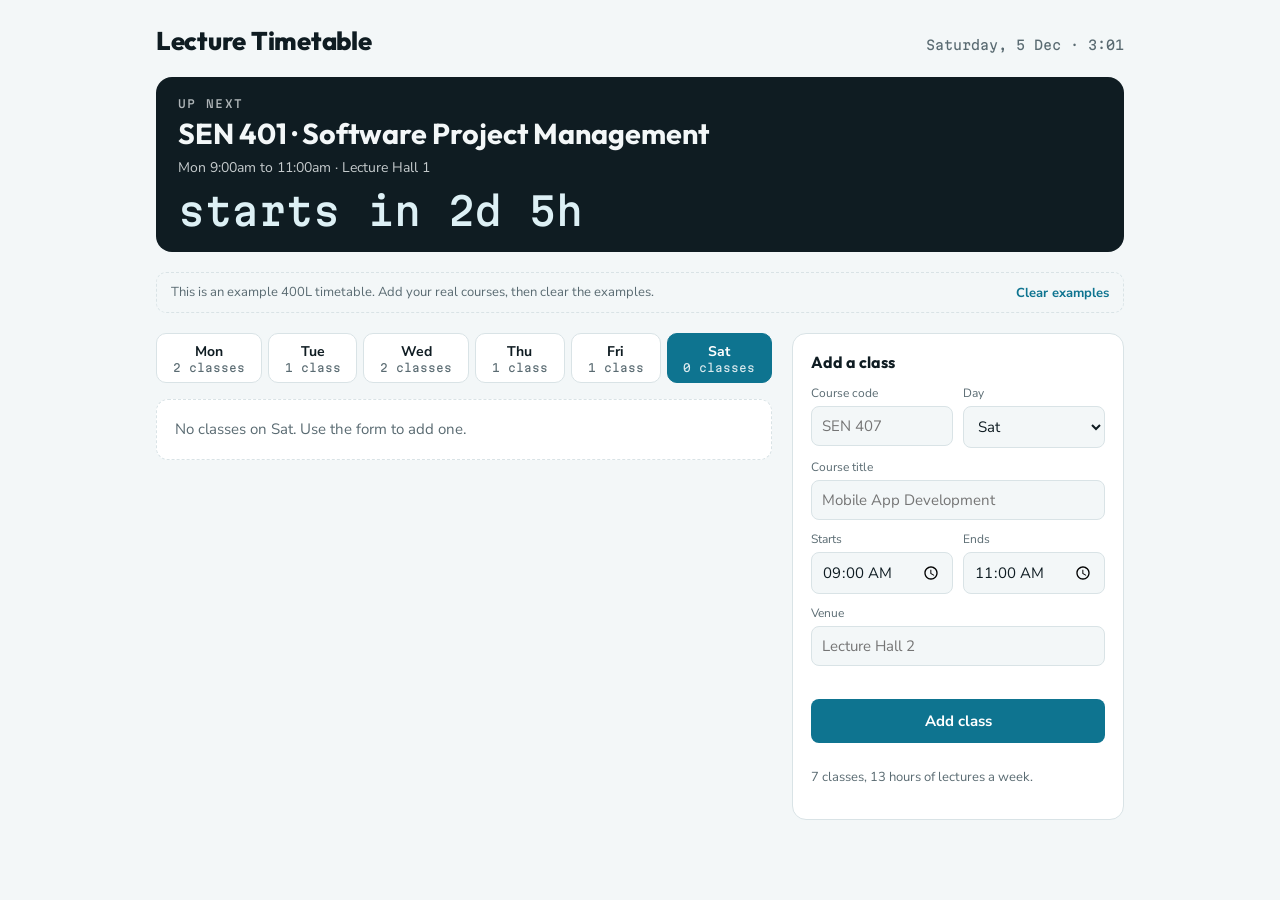
<file: Baze Lecture Timetable.html>
<!doctype html><html><head><meta charset=utf8><meta name=viewport content="width=device-width,initial-scale=1,viewport-fit=cover"><style>:root{color-scheme:light;box-sizing:border-box;padding-top:env(safe-area-inset-top,0px);padding-bottom:env(safe-area-inset-bottom,0px)}html{scroll-padding-top:env(safe-area-inset-top,0px)}body{margin:0;padding:0;font:14px -apple-system,BlinkMacSystemFont,sans-serif;background:#fff;color:#000}img{max-width:100%}[hidden]:not([hidden=until-found i]){display:none!important}</style></head><body>
<title>Baze Lecture Timetable</title>
<meta name="claude:viewport-fit-sides" content="cover">
<link rel="stylesheet" href="https://fonts.googleapis.com/css2?family=Outfit:wght@500;700;800&family=Nunito+Sans:wght@400;600;700&family=Martian+Mono:wght@400;500&display=swap">
<style>
/* Layout: "up next" board on top like a departures screen, day tabs, then the day's classes as time blocks. Add-class form sits beside on wide screens. */
:root{
  --bg:#F3F7F8; --card:#FFFFFF; --ink:#0F1C22; --muted:#5A6B72; --line:#D9E3E6;
  --teal:#0E7490; --teal-soft:#DDF0F5; --now:#0B8A5E; --warn:#B4500A;
  --display:"Outfit","Segoe UI",system-ui,sans-serif;
  --body:"Nunito Sans","Segoe UI",system-ui,sans-serif;
  --mono:"Martian Mono",ui-monospace,Menlo,monospace;
}
@media (prefers-color-scheme: dark){:root:not([data-theme="light"]){
  --bg:#0C1417; --card:#131E22; --ink:#E2EDF0; --muted:#93A6AD; --line:#22323A;
  --teal:#4DC3DF; --teal-soft:#123038; --now:#47CF95; --warn:#F2A15A; color-scheme:dark}}
:root[data-theme="dark"]{
  --bg:#0C1417; --card:#131E22; --ink:#E2EDF0; --muted:#93A6AD; --line:#22323A;
  --teal:#4DC3DF; --teal-soft:#123038; --now:#47CF95; --warn:#F2A15A; color-scheme:dark}
*{box-sizing:border-box}
body{background:var(--bg);color:var(--ink);font:15px/1.5 var(--body)}
.wrap{max-width:1000px;margin:0 auto;padding-block:24px 56px;
  padding-left:max(16px,env(safe-area-inset-left,0px));padding-right:max(16px,env(safe-area-inset-right,0px));
  display:flex;flex-direction:column;gap:20px}
.mono{font-family:var(--mono);font-variant-numeric:tabular-nums}
header{display:flex;justify-content:space-between;align-items:baseline;flex-wrap:wrap;gap:8px}
h1{margin:0;font:800 1.6rem var(--display);letter-spacing:-.01em}
.clock{font-size:13px;color:var(--muted)}
button:focus-visible,input:focus,select:focus{outline:2px solid var(--teal);outline-offset:1px}

.board{background:var(--ink);color:var(--bg);border-radius:16px;padding:20px 22px;display:flex;flex-direction:column;gap:6px}
.board .lbl{font:500 11px var(--mono);letter-spacing:.12em;text-transform:uppercase;opacity:.7}
.board .course{font:700 clamp(1.3rem,4vw,1.8rem)/1.2 var(--display);text-wrap:balance}
.board .meta{font-size:14px;opacity:.8}
.board .count{font:500 clamp(1.6rem,6vw,2.4rem)/1.1 var(--mono);color:var(--teal-soft);margin-top:6px}
.board.live .count{color:var(--now)}

.banner{display:flex;flex-wrap:wrap;gap:10px;align-items:center;justify-content:space-between;font-size:13px;color:var(--muted);border:1px dashed var(--line);border-radius:10px;padding:10px 14px}
.link{background:none;border:0;color:var(--teal);font:700 13px var(--body);cursor:pointer;padding:0}

.grid{display:grid;grid-template-columns:1.3fr .7fr;gap:20px;align-items:start}
@media (max-width:780px){.grid{grid-template-columns:1fr}}
.col{display:flex;flex-direction:column;gap:14px;min-width:0}
.tabs{display:flex;gap:6px;overflow-x:auto;padding-bottom:2px}
.tab{flex:1 0 auto;min-width:56px;border:1px solid var(--line);background:var(--card);color:var(--ink);border-radius:10px;padding:8px 10px;cursor:pointer;font:700 14px var(--body)}
.tab small{display:block;font:400 11px var(--mono);color:var(--muted)}
.tab[aria-selected="true"]{background:var(--teal);border-color:var(--teal);color:var(--card)}
.tab[aria-selected="true"] small{color:var(--card);opacity:.85}

.classes{display:flex;flex-direction:column;gap:10px}
.cls{background:var(--card);border:1px solid var(--line);border-radius:12px;padding:14px 16px;display:grid;grid-template-columns:86px 1fr auto;gap:14px;align-items:start}
.cls.live{border-color:var(--now);box-shadow:inset 4px 0 0 var(--now)}
.cls.done{opacity:.55}
.cls .time{font:500 13px/1.5 var(--mono);color:var(--teal)}
.cls .time span{display:block;color:var(--muted)}
.cls h3{margin:0;font:700 1rem var(--display)}
.cls .code{font:500 12px var(--mono);color:var(--muted)}
.cls .where{font-size:13px;color:var(--muted)}
.pill{font:600 11px var(--mono);border-radius:999px;padding:2px 8px;display:inline-block;margin-top:4px}
.pill.now{background:var(--now);color:var(--card)}
.pill.clash{border:1px solid var(--warn);color:var(--warn)}
.del{background:none;border:0;color:var(--muted);cursor:pointer;font-size:18px;padding:2px 4px}
.del:hover{color:var(--warn)}
.empty{color:var(--muted);background:var(--card);border:1px dashed var(--line);border-radius:12px;padding:18px}

.card{background:var(--card);border:1px solid var(--line);border-radius:14px;padding:18px;display:flex;flex-direction:column;gap:12px}
h2{margin:0;font:700 1rem var(--display)}
form{display:grid;grid-template-columns:1fr 1fr;gap:10px}
form .full{grid-column:1/-1}
label{font-size:12px;color:var(--muted);display:flex;flex-direction:column;gap:4px}
input,select{font:15px var(--body);color:var(--ink);background:var(--bg);border:1px solid var(--line);border-radius:8px;padding:9px 10px;width:100%}
.add{grid-column:1/-1;background:var(--teal);color:var(--card);border:0;border-radius:8px;padding:12px;font:700 15px var(--body);cursor:pointer}
.err{grid-column:1/-1;color:var(--warn);font-size:13px;min-height:1em}
.week{font-size:13px;color:var(--muted)}
</style>

<div class="wrap">
  <header>
    <h1>Lecture Timetable</h1>
    <span class="clock mono" id="clock"></span>
  </header>

  <section class="board" id="board" aria-live="polite">
    <span class="lbl" id="bLbl">Up next</span>
    <span class="course" id="bCourse"></span>
    <span class="meta" id="bMeta"></span>
    <span class="count" id="bCount"></span>
  </section>

  <div class="banner" id="banner" hidden>
    <span>This is an example 400L timetable. Add your real courses, then clear the examples.</span>
    <button class="link" id="clearEx">Clear examples</button>
  </div>

  <div class="grid">
    <div class="col">
      <div class="tabs" role="tablist" id="tabs"></div>
      <div class="classes" id="classes"></div>
    </div>
    <div class="col">
      <section class="card">
        <h2>Add a class</h2>
        <form id="form" novalidate>
          <label>Course code<input id="fCode" placeholder="SEN 407"></label>
          <label>Day<select id="fDay"></select></label>
          <label class="full">Course title<input id="fTitle" placeholder="Mobile App Development"></label>
          <label>Starts<input id="fStart" type="time" value="09:00"></label>
          <label>Ends<input id="fEnd" type="time" value="11:00"></label>
          <label class="full">Venue<input id="fVenue" placeholder="Lecture Hall 2"></label>
          <div class="err" id="err" role="alert"></div>
          <button class="add" type="submit">Add class</button>
        </form>
        <p class="week" id="week"></p>
      </section>
    </div>
  </div>
</div>

<script>
const DAYS = ["Mon","Tue","Wed","Thu","Fri","Sat"];
const KEY = "baze-timetable-v1";
const $ = s => document.getElementById(s);
const toMin = t => { const [h,m]=t.split(":").map(Number); return h*60+m; };
const fmtT = t => { let [h,m]=t.split(":").map(Number); const ap=h>=12?"pm":"am"; h=h%12||12; return `${h}:${String(m).padStart(2,"0")}${ap}`; };
const dayIdx = d => (d.getDay()+6)%7; // Mon=0 … Sun=6

const EXAMPLES = [
  ["SEN 401","Software Project Management",0,"09:00","11:00","Lecture Hall 1"],
  ["SEN 407","Mobile App Development",0,"13:00","15:00","Computer Lab 2"],
  ["SEN 403","Software Testing & Quality Assurance",1,"10:00","12:00","Room 204"],
  ["CSC 409","Artificial Intelligence",2,"08:00","10:00","Lecture Hall 3"],
  ["SEN 405","Human-Computer Interaction",2,"14:00","16:00","Room 110"],
  ["SEN 407","Mobile App Development (Lab)",3,"11:00","13:00","Computer Lab 2"],
  ["SEN 499","Final Year Project Meeting",4,"10:00","11:00","Supervisor's office"]
].map(([code,title,day,start,end,venue],i)=>({id:"ex"+i,code,title,day,start,end,venue,example:true}));

let classes;
try{ classes = JSON.parse(localStorage.getItem(KEY)); }catch(e){ classes=null; }
if(!Array.isArray(classes)) classes = EXAMPLES.slice();
const save = ()=>{ try{ localStorage.setItem(KEY, JSON.stringify(classes)); }catch(e){} };

let sel = Math.min(dayIdx(new Date()), 5);
if(dayIdx(new Date())===6) sel = 0;

function clashes(c){
  return classes.some(o=>o.id!==c.id && o.day===c.day && toMin(o.start)<toMin(c.end) && toMin(c.start)<toMin(o.end));
}

function nextClass(now){
  const nowDay = dayIdx(now), nowMin = now.getHours()*60+now.getMinutes();
  const live = classes.find(c=>c.day===nowDay && toMin(c.start)<=nowMin && nowMin<toMin(c.end));
  if(live) return {c:live, live:true, mins:toMin(live.end)-nowMin};
  let best=null;
  classes.forEach(c=>{
    let diff = ((c.day-nowDay+7)%7)*1440 + toMin(c.start) - nowMin;
    if(diff<=0) diff += 7*1440;
    if(!best || diff<best.mins) best={c,mins:diff,live:false};
  });
  return best;
}
function dur(m){
  const d=Math.floor(m/1440), h=Math.floor(m%1440/60), mm=m%60;
  return d? `${d}d ${h}h` : h? `${h}h ${mm}m` : `${mm}m`;
}

function renderBoard(){
  const now = new Date();
  $("clock").textContent = now.toLocaleDateString("en-NG",{weekday:"long",day:"numeric",month:"short"})+" · "+now.toLocaleTimeString("en-NG",{hour:"numeric",minute:"2-digit"});
  const n = nextClass(now), b=$("board");
  b.classList.toggle("live", !!n?.live);
  if(!n){ $("bLbl").textContent="Up next"; $("bCourse").textContent="No classes yet"; $("bMeta").textContent="Add your first course to see what's next."; $("bCount").textContent=""; return; }
  $("bLbl").textContent = n.live? "In class now" : "Up next";
  $("bCourse").textContent = `${n.c.code} · ${n.c.title}`;
  $("bMeta").textContent = `${DAYS[n.c.day]} ${fmtT(n.c.start)} to ${fmtT(n.c.end)} · ${n.c.venue||"Venue not set"}`;
  $("bCount").textContent = n.live? `ends in ${dur(n.mins)}` : `starts in ${dur(n.mins)}`;
}

function renderTabs(){
  const t=$("tabs"); t.innerHTML="";
  DAYS.forEach((d,i)=>{
    const n = classes.filter(c=>c.day===i).length;
    const b=document.createElement("button"); b.className="tab"; b.setAttribute("role","tab");
    b.setAttribute("aria-selected", i===sel); b.innerHTML=`${d}<small>${n} class${n===1?"":"es"}</small>`;
    b.onclick=()=>{ sel=i; render(); };
    t.appendChild(b);
  });
}

function renderDay(){
  const box=$("classes"); box.innerHTML="";
  const now=new Date(), today=dayIdx(now)===sel, nowMin=now.getHours()*60+now.getMinutes();
  const list = classes.filter(c=>c.day===sel).sort((a,b)=>toMin(a.start)-toMin(b.start));
  if(!list.length){ box.innerHTML=`<div class="empty">No classes on ${DAYS[sel]}. Use the form to add one.</div>`; return; }
  list.forEach(c=>{
    const live = today && toMin(c.start)<=nowMin && nowMin<toMin(c.end);
    const done = today && nowMin>=toMin(c.end);
    const el=document.createElement("article"); el.className="cls"+(live?" live":"")+(done?" done":"");
    el.innerHTML=`<div class="time">${fmtT(c.start)}<span>${fmtT(c.end)}</span></div>
      <div><div class="code"></div><h3></h3><div class="where"></div>
      ${live?'<span class="pill now">Now</span>':''}${clashes(c)?'<span class="pill clash">Time clash</span>':''}</div>
      <button class="del" aria-label="Remove class">×</button>`;
    el.querySelector(".code").textContent=c.code;
    el.querySelector("h3").textContent=c.title;
    el.querySelector(".where").textContent=c.venue||"Venue not set";
    el.querySelector(".del").onclick=()=>{ classes=classes.filter(x=>x.id!==c.id); save(); render(); };
    box.appendChild(el);
  });
}

function render(){
  renderBoard(); renderTabs(); renderDay();
  $("banner").hidden = !classes.some(c=>c.example);
  const hrs = classes.reduce((s,c)=>s+(toMin(c.end)-toMin(c.start)),0)/60;
  $("week").textContent = `${classes.length} classes, ${hrs % 1 ? hrs.toFixed(1) : hrs} hours of lectures a week.`;
  $("fDay").value = sel;
}

$("fDay").innerHTML = DAYS.map((d,i)=>`<option value="${i}">${d}</option>`).join("");
$("clearEx").onclick=()=>{ classes=classes.filter(c=>!c.example); save(); render(); };
$("form").addEventListener("submit", e=>{
  e.preventDefault();
  const c={id:Date.now().toString(36), code:$("fCode").value.trim().toUpperCase(), title:$("fTitle").value.trim(),
    day:Number($("fDay").value), start:$("fStart").value, end:$("fEnd").value, venue:$("fVenue").value.trim()};
  const err=$("err");
  if(!c.code||!c.title){ err.textContent="Add a course code and title."; return; }
  if(!c.start||!c.end||toMin(c.end)<=toMin(c.start)){ err.textContent="End time must be after the start time."; return; }
  err.textContent = clashes(c)? "Added, but it clashes with another class that day." : "";
  classes.push(c); save(); sel=c.day;
  $("fCode").value=""; $("fTitle").value=""; $("fVenue").value="";
  render();
});
render();
setInterval(renderBoard, 30000);
</script>

</body></html>
</file>
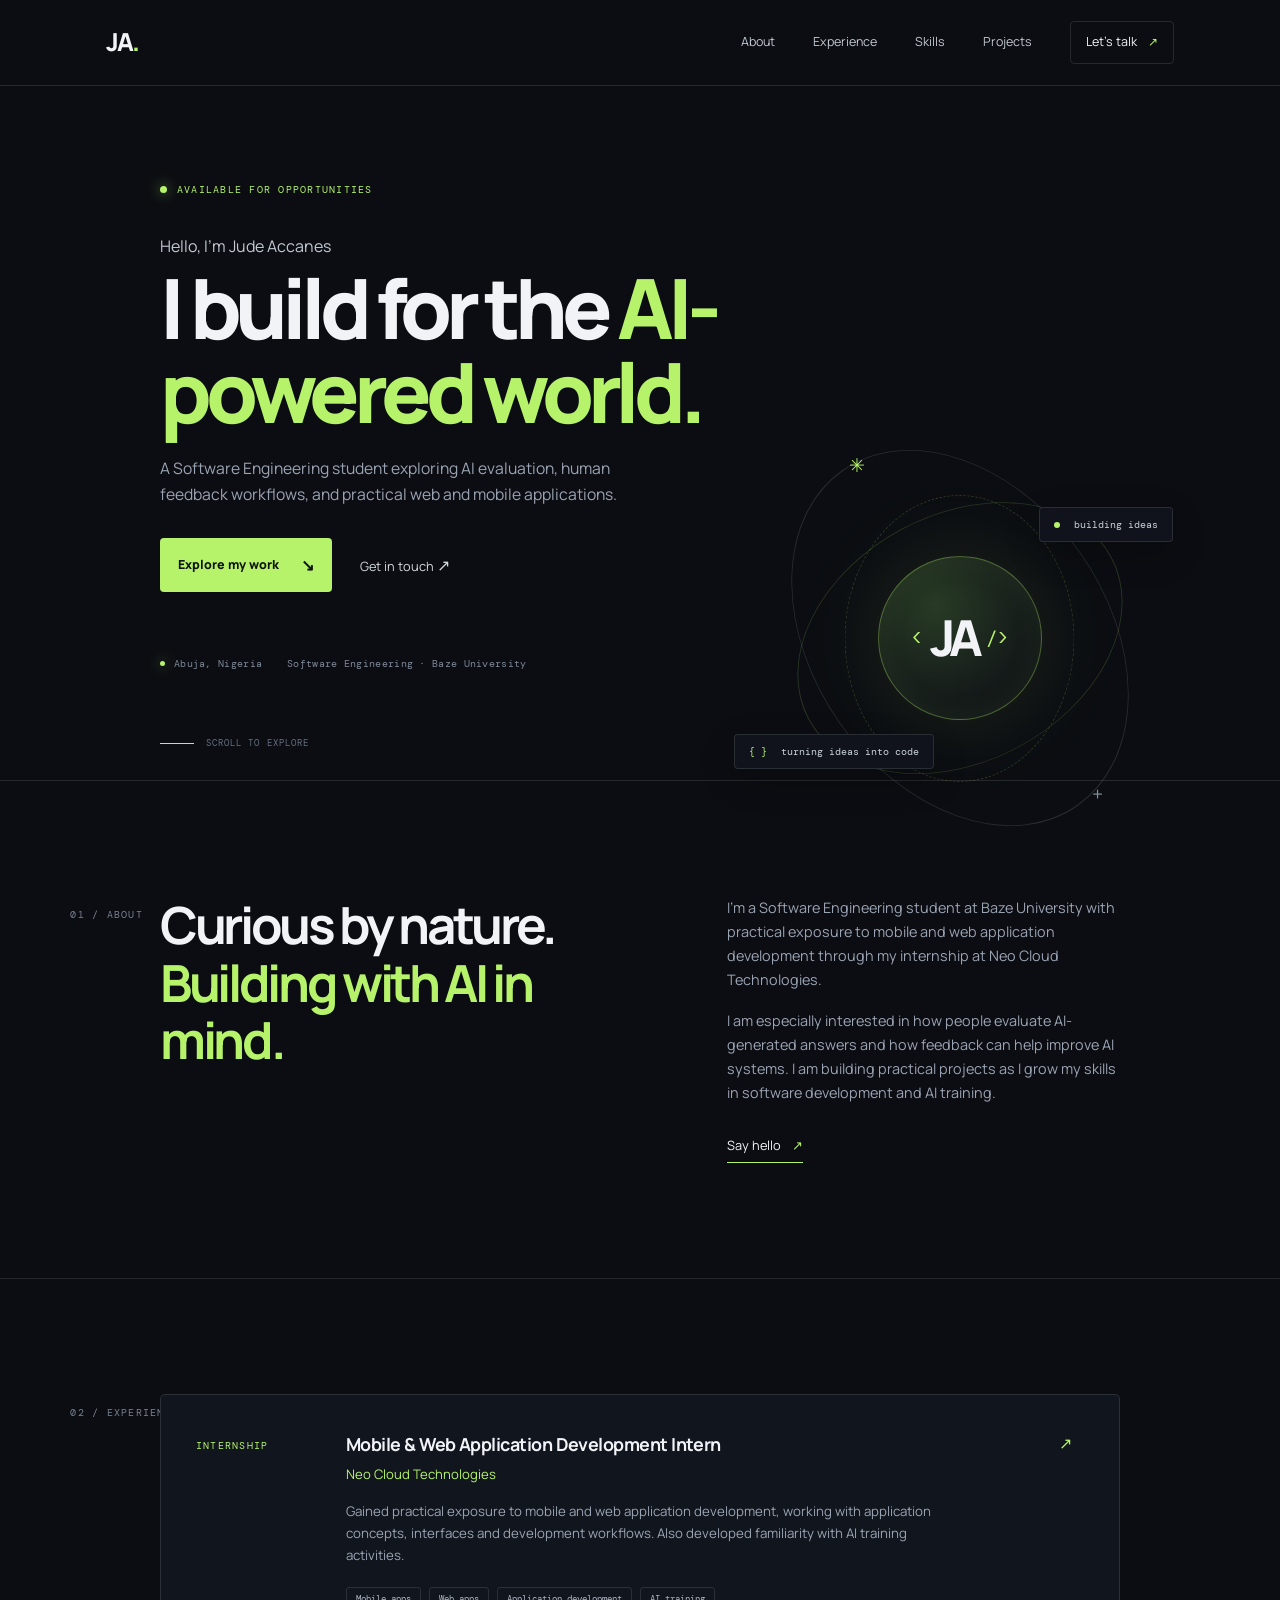
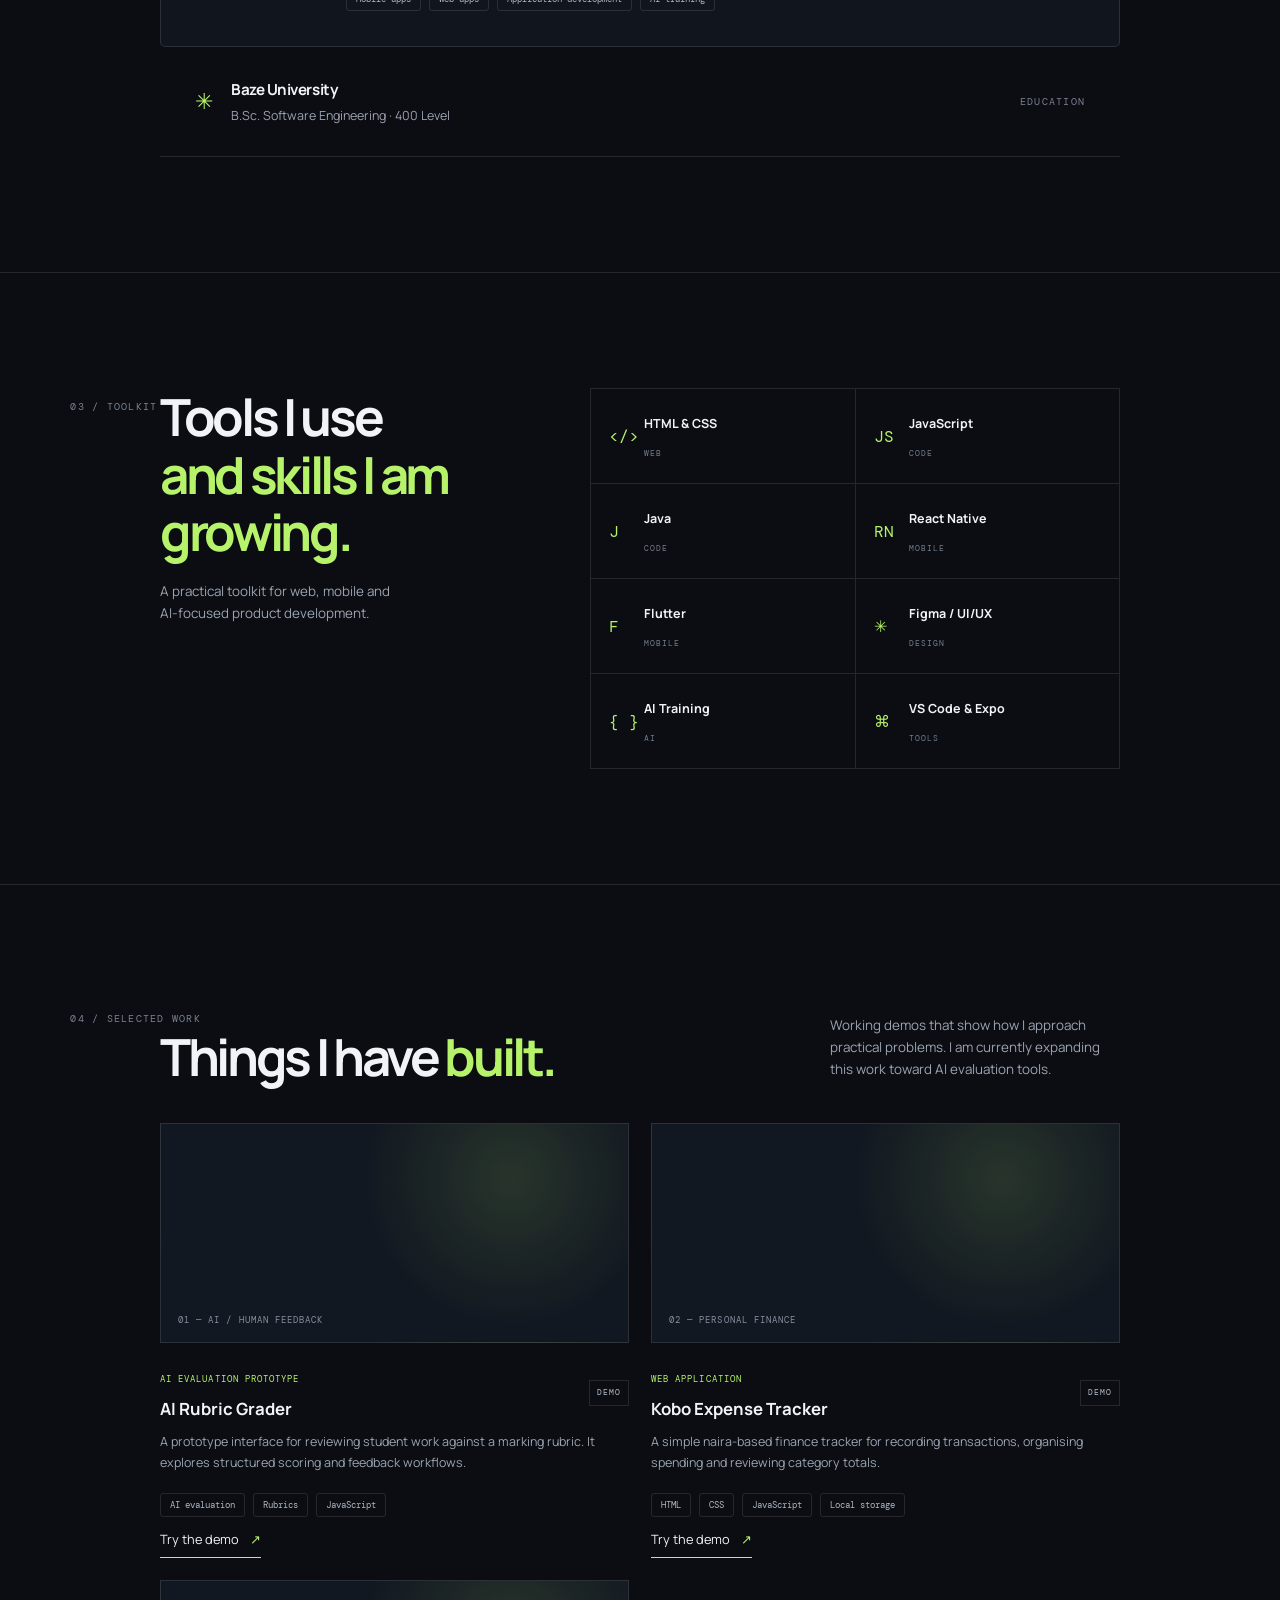
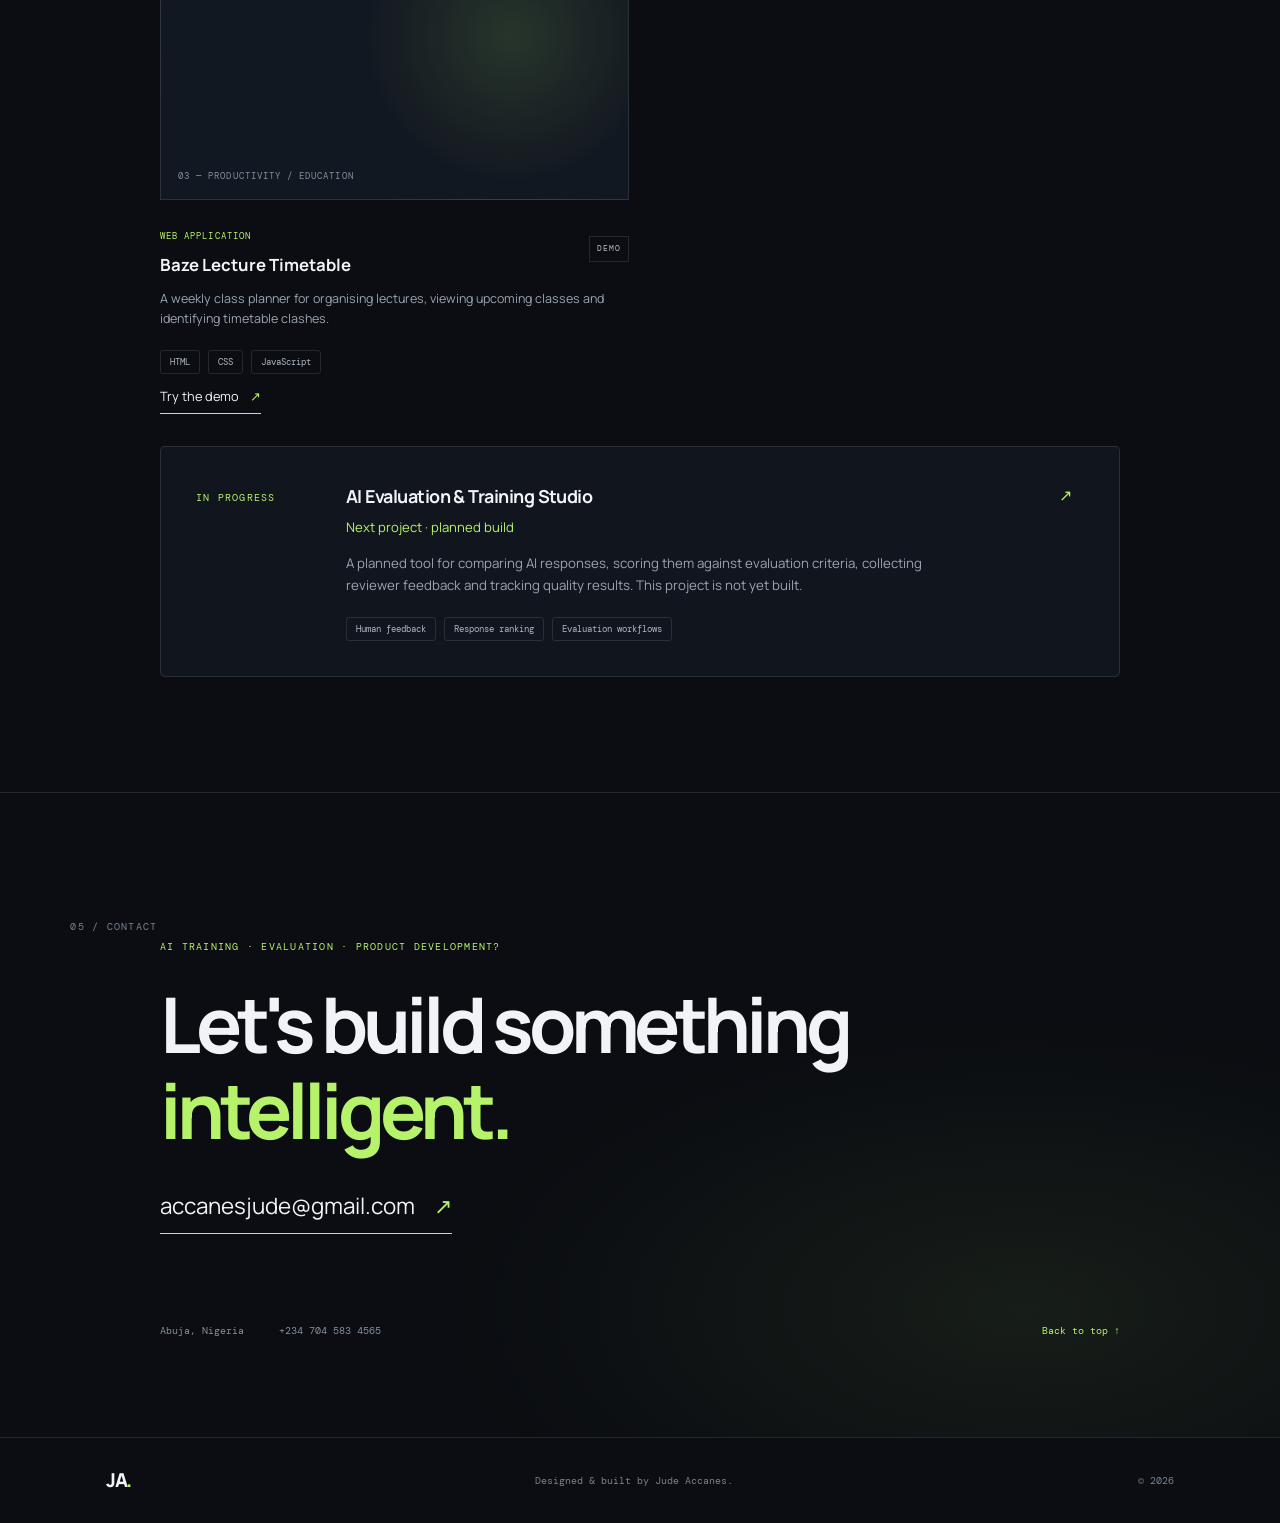
<file: index-2.html>
<!DOCTYPE html>
<html lang="en">
<head>
  <meta charset="UTF-8" />
  <meta name="viewport" content="width=device-width, initial-scale=1.0" />
  <meta name="description" content="Jude Accanes — AI evaluation, software development and AI product building." />
  <meta name="theme-color" content="#0b0d12" />
  <title>Jude Accanes — Software Developer</title>
  <link rel="preconnect" href="https://fonts.googleapis.com">
  <link rel="preconnect" href="https://fonts.gstatic.com" crossorigin>
  <link href="https://fonts.googleapis.com/css2?family=DM+Mono:wght@400;500&family=Manrope:wght@400;500;600;700;800&display=swap" rel="stylesheet">
  <link rel="stylesheet" href="style.css" />
</head>
<body>
  <div class="site-shell">
    <header class="header">
      <a class="brand" href="#home" aria-label="Jude Accanes home">JA<span>.</span></a>
      <button class="menu-toggle" aria-label="Open navigation" aria-expanded="false">
        <span></span><span></span>
      </button>
      <nav class="nav" aria-label="Main navigation">
        <a href="#about">About</a>
        <a href="#experience">Experience</a>
        <a href="#skills">Skills</a>
        <a href="#projects">Projects</a>
        <a class="nav-contact" href="#contact">Let's talk <span>↗</span></a>
      </nav>
    </header>
    <main>
      <section class="hero section" id="home">
        <div class="hero-copy">
          <div class="eyebrow"><span class="status-dot"></span> AVAILABLE FOR OPPORTUNITIES</div>
          <p class="intro">Hello, I'm Jude Accanes</p>
          <h1>I build for the <span>AI-powered world.</span></h1>
          <p class="hero-description">
            A Software Engineering student exploring AI evaluation, human feedback workflows, and practical web and mobile applications.
          </p>
          <div class="hero-actions">
            <a class="button button-primary" href="#projects">Explore my work <span>↘</span></a>
            <a class="text-link" href="#contact">Get in touch <span>↗</span></a>
          </div>
          <div class="hero-meta">
            <span><i></i> Abuja, Nigeria</span>
            <span>Software Engineering · Baze University</span>
          </div>
        </div>
        <div class="hero-art" aria-label="Decorative code-inspired graphic">
          <div class="orbit orbit-one"></div>
          <div class="orbit orbit-two"></div>
          <div class="orbit orbit-three"></div>
          <div class="art-core">
            <span class="core-bracket">&lt;</span>
            <span class="core-ja">JA</span>
            <span class="core-bracket">/&gt;</span>
          </div>
          <div class="float-card card-top"><span class="tiny-dot"></span> building ideas</div>
          <div class="float-card card-bottom"><span class="code-mark">{ }</span> turning ideas into code</div>
          <div class="art-cross cross-one">✳</div>
          <div class="art-cross cross-two">+</div>
        </div>
        <div class="scroll-cue"><span></span> SCROLL TO EXPLORE</div>
      </section>

      <section class="section about-section" id="about">
        <div class="section-kicker">01 / ABOUT</div>
        <div class="section-content about-grid">
          <h2>Curious by nature.<br><span>Building with AI in mind.</span></h2>
          <div class="about-copy">
            <p>
              I'm a Software Engineering student at Baze University with practical
              exposure to mobile and web application development through my
              internship at Neo Cloud Technologies.
            </p>
            <p>
              I am especially interested in how people evaluate AI-generated answers and how feedback can help improve AI systems. I am building practical projects as I grow my skills in software development and AI training.
            </p>
            <a class="underlined-link" href="mailto:accanesjude@gmail.com">Say hello <span>↗</span></a>
          </div>
        </div>
      </section>

      <section class="section experience-section" id="experience">
        <div class="section-kicker">02 / EXPERIENCE</div>
        <div class="section-content">
          <div class="experience-card">
            <div class="experience-date">INTERNSHIP</div>
            <div>
              <h3>Mobile &amp; Web Application Development Intern</h3>
              <p class="company">Neo Cloud Technologies</p>
              <p class="experience-description">
                Gained practical exposure to mobile and web application development,
                working with application concepts, interfaces and development workflows.
                Also developed familiarity with AI training activities.
              </p>
              <div class="tag-row">
                <span>Mobile apps</span><span>Web apps</span><span>Application development</span><span>AI training</span>
              </div>
            </div>
            <div class="experience-arrow">↗</div>
          </div>
          <div class="education-line">
            <span class="education-icon">✳</span>
            <div>
              <h3>Baze University</h3>
              <p>B.Sc. Software Engineering · 400 Level</p>
            </div>
            <span class="education-label">EDUCATION</span>
          </div>
        </div>
      </section>

      <section class="section skills-section" id="skills">
        <div class="section-kicker">03 / TOOLKIT</div>
        <div class="section-content skills-layout">
          <div>
            <h2>Tools I use<br><span>and skills I am growing.</span></h2>
            <p class="muted">A practical toolkit for web, mobile and AI-focused product development.</p>
          </div>
          <div class="skills-grid">
            <div class="skill"><span class="skill-symbol">&lt;/&gt;</span><span>HTML &amp; CSS</span><small>WEB</small></div>
            <div class="skill"><span class="skill-symbol">JS</span><span>JavaScript</span><small>CODE</small></div>
            <div class="skill"><span class="skill-symbol">J</span><span>Java</span><small>CODE</small></div>
            <div class="skill"><span class="skill-symbol">RN</span><span>React Native</span><small>MOBILE</small></div>
            <div class="skill"><span class="skill-symbol">F</span><span>Flutter</span><small>MOBILE</small></div>
            <div class="skill"><span class="skill-symbol">✳</span><span>Figma / UI/UX</span><small>DESIGN</small></div>
            <div class="skill"><span class="skill-symbol">{ }</span><span>AI Training</span><small>AI</small></div>
            <div class="skill"><span class="skill-symbol">⌘</span><span>VS Code &amp; Expo</span><small>TOOLS</small></div>
          </div>
        </div>
      </section>

      <section class="section projects-section" id="projects">
        <div class="section-kicker">04 / SELECTED WORK</div>
        <div class="section-content">
          <div class="projects-heading">
            <h2>Things I have <span>built.</span></h2>
            <p class="muted">Working demos that show how I approach practical problems. I am currently expanding this work toward AI evaluation tools.</p>
          </div>
          <div class="project-grid">
            <article class="project-card">
              <div class="project-visual visual-portfolio">
                <span class="visual-label">01 — AI / HUMAN FEEDBACK</span>
              </div>
              <div class="project-info">
                <div><span class="project-type">AI EVALUATION PROTOTYPE</span><h3>AI Rubric Grader</h3></div>
                <span class="project-status">DEMO</span>
              </div>
              <p>A prototype interface for reviewing student work against a marking rubric. It explores structured scoring and feedback workflows.</p>
              <div class="tag-row"><span>AI evaluation</span><span>Rubrics</span><span>JavaScript</span></div>
              <a class="underlined-link" href="AI%20Rubric%20Grader.html">Try the demo <span>↗</span></a>
            </article>

            <article class="project-card">
              <div class="project-visual visual-portfolio">
                <span class="visual-label">02 — PERSONAL FINANCE</span>
              </div>
              <div class="project-info">
                <div><span class="project-type">WEB APPLICATION</span><h3>Kobo Expense Tracker</h3></div>
                <span class="project-status">DEMO</span>
              </div>
              <p>A simple naira-based finance tracker for recording transactions, organising spending and reviewing category totals.</p>
              <div class="tag-row"><span>HTML</span><span>CSS</span><span>JavaScript</span><span>Local storage</span></div>
              <a class="underlined-link" href="Kobo%20Expense%20Tracker.html">Try the demo <span>↗</span></a>
            </article>

            <article class="project-card">
              <div class="project-visual visual-portfolio">
                <span class="visual-label">03 — PRODUCTIVITY / EDUCATION</span>
              </div>
              <div class="project-info">
                <div><span class="project-type">WEB APPLICATION</span><h3>Baze Lecture Timetable</h3></div>
                <span class="project-status">DEMO</span>
              </div>
              <p>A weekly class planner for organising lectures, viewing upcoming classes and identifying timetable clashes.</p>
              <div class="tag-row"><span>HTML</span><span>CSS</span><span>JavaScript</span></div>
              <a class="underlined-link" href="Baze%20Lecture%20Timetable.html">Try the demo <span>↗</span></a>
            </article>
          </div>

          <div class="experience-card" style="margin-top: 2rem;">
            <div class="experience-date">IN PROGRESS</div>
            <div>
              <h3>AI Evaluation &amp; Training Studio</h3>
              <p class="company">Next project · planned build</p>
              <p class="experience-description">A planned tool for comparing AI responses, scoring them against evaluation criteria, collecting reviewer feedback and tracking quality results. This project is not yet built.</p>
              <div class="tag-row"><span>Human feedback</span><span>Response ranking</span><span>Evaluation workflows</span></div>
            </div>
            <div class="experience-arrow">↗</div>
          </div>
        </div>
      </section>

      <section class="section contact-section" id="contact">
        <div class="section-kicker">05 / CONTACT</div>
        <div class="section-content contact-content">
          <p class="eyebrow">AI TRAINING · EVALUATION · PRODUCT DEVELOPMENT?</p>
          <h2>Let's build something<br><span>intelligent.</span></h2>
          <a class="contact-email" href="mailto:accanesjude@gmail.com">accanesjude@gmail.com <span>↗</span></a>
          <div class="contact-bottom">
            <span>Abuja, Nigeria</span>
            <a href="tel:+2347045834565">+234 704 583 4565</a>
            <a href="#home">Back to top ↑</a>
          </div>
        </div>
      </section>
    </main>
    <footer class="footer">
      <a class="brand" href="#home">JA<span>.</span></a>
      <p>Designed &amp; built by Jude Accanes.</p>
      <span>© <span id="year"></span></span>
    </footer>
  </div>
  <script src="script.js"></script>
</body>
</html>
</file>
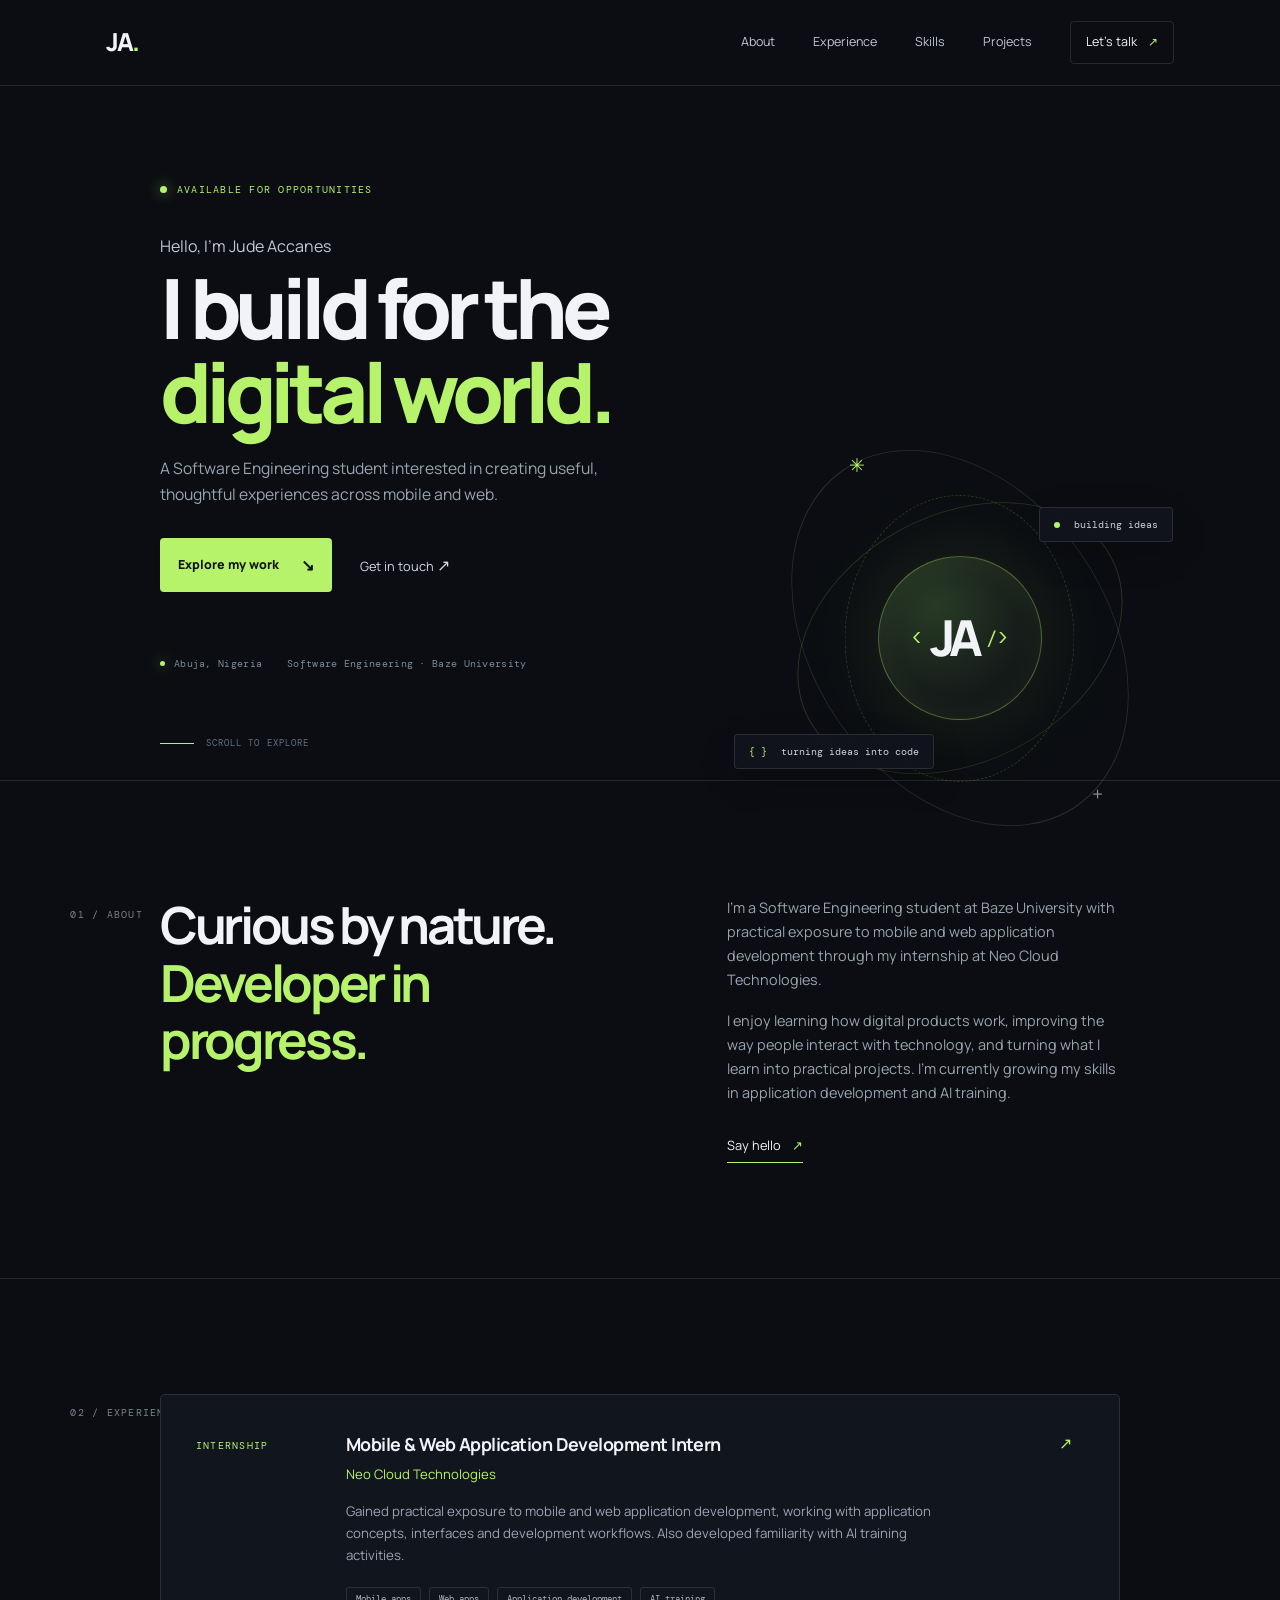
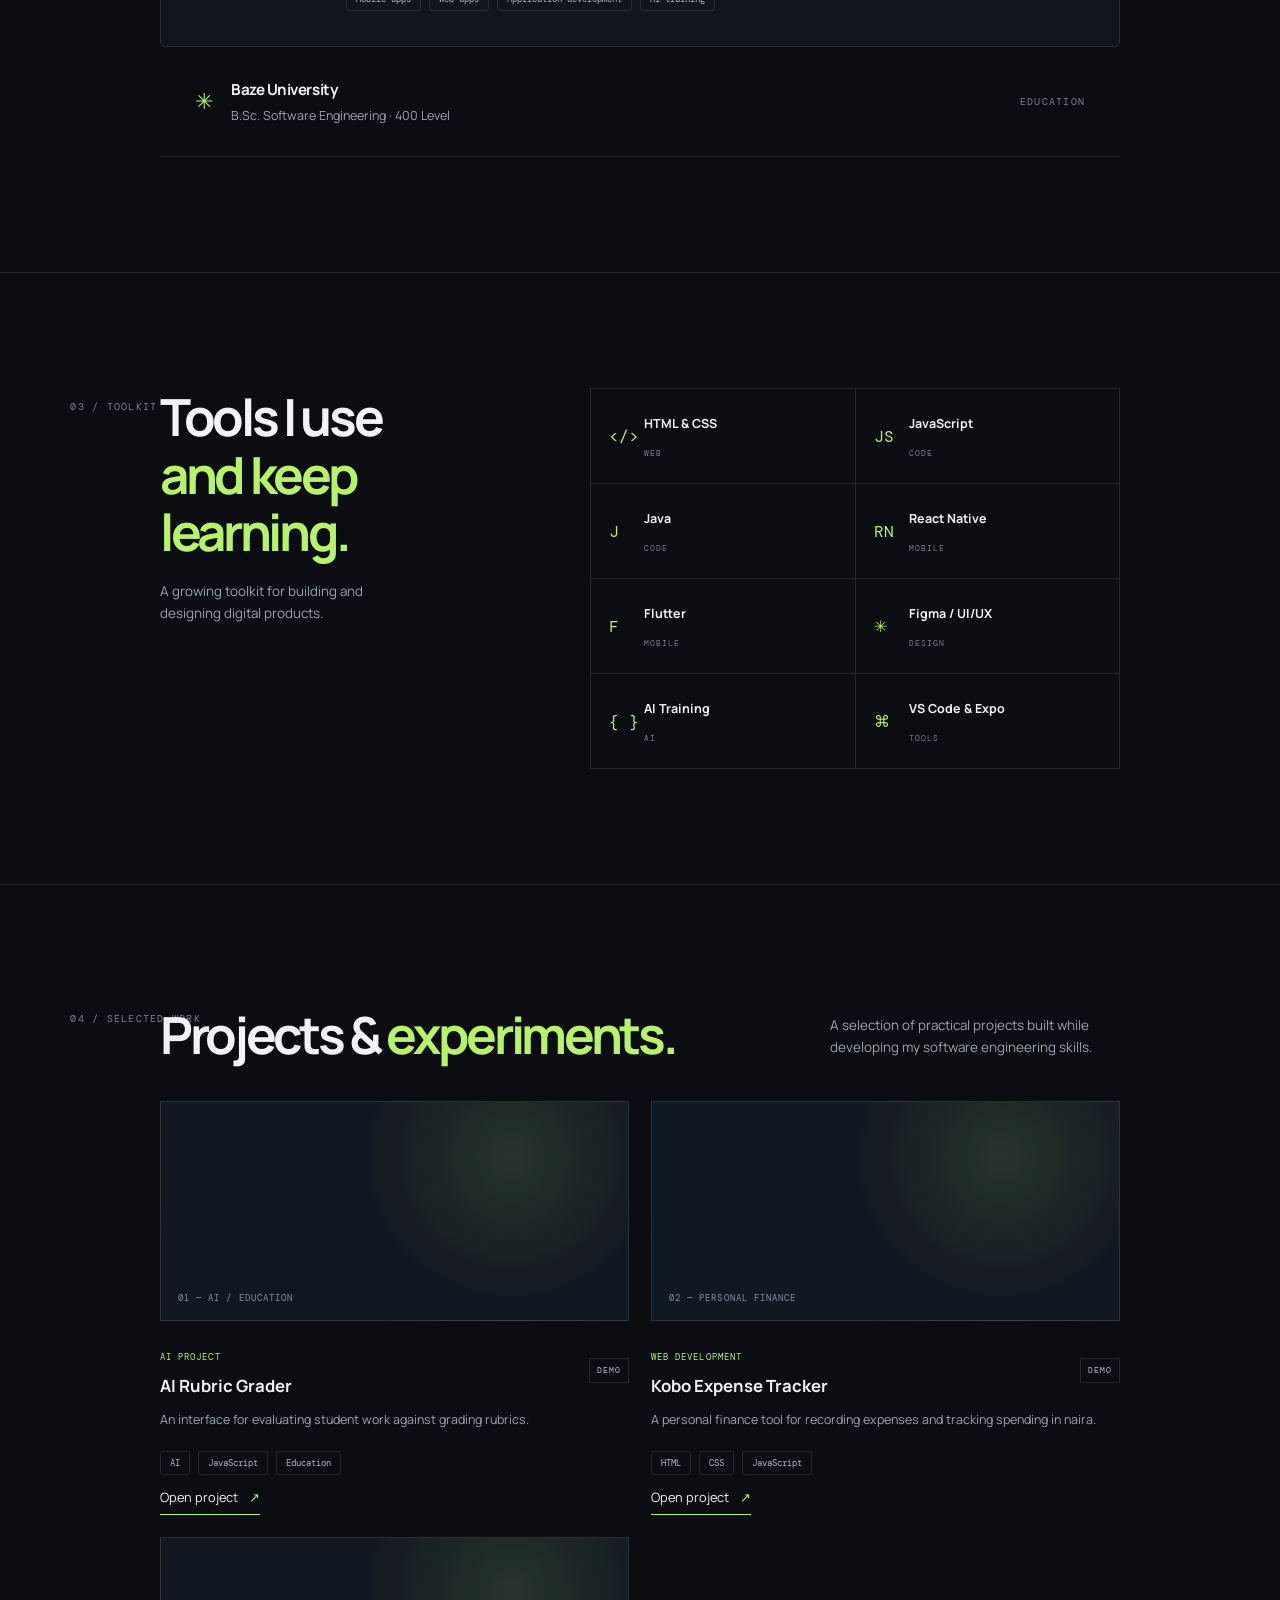
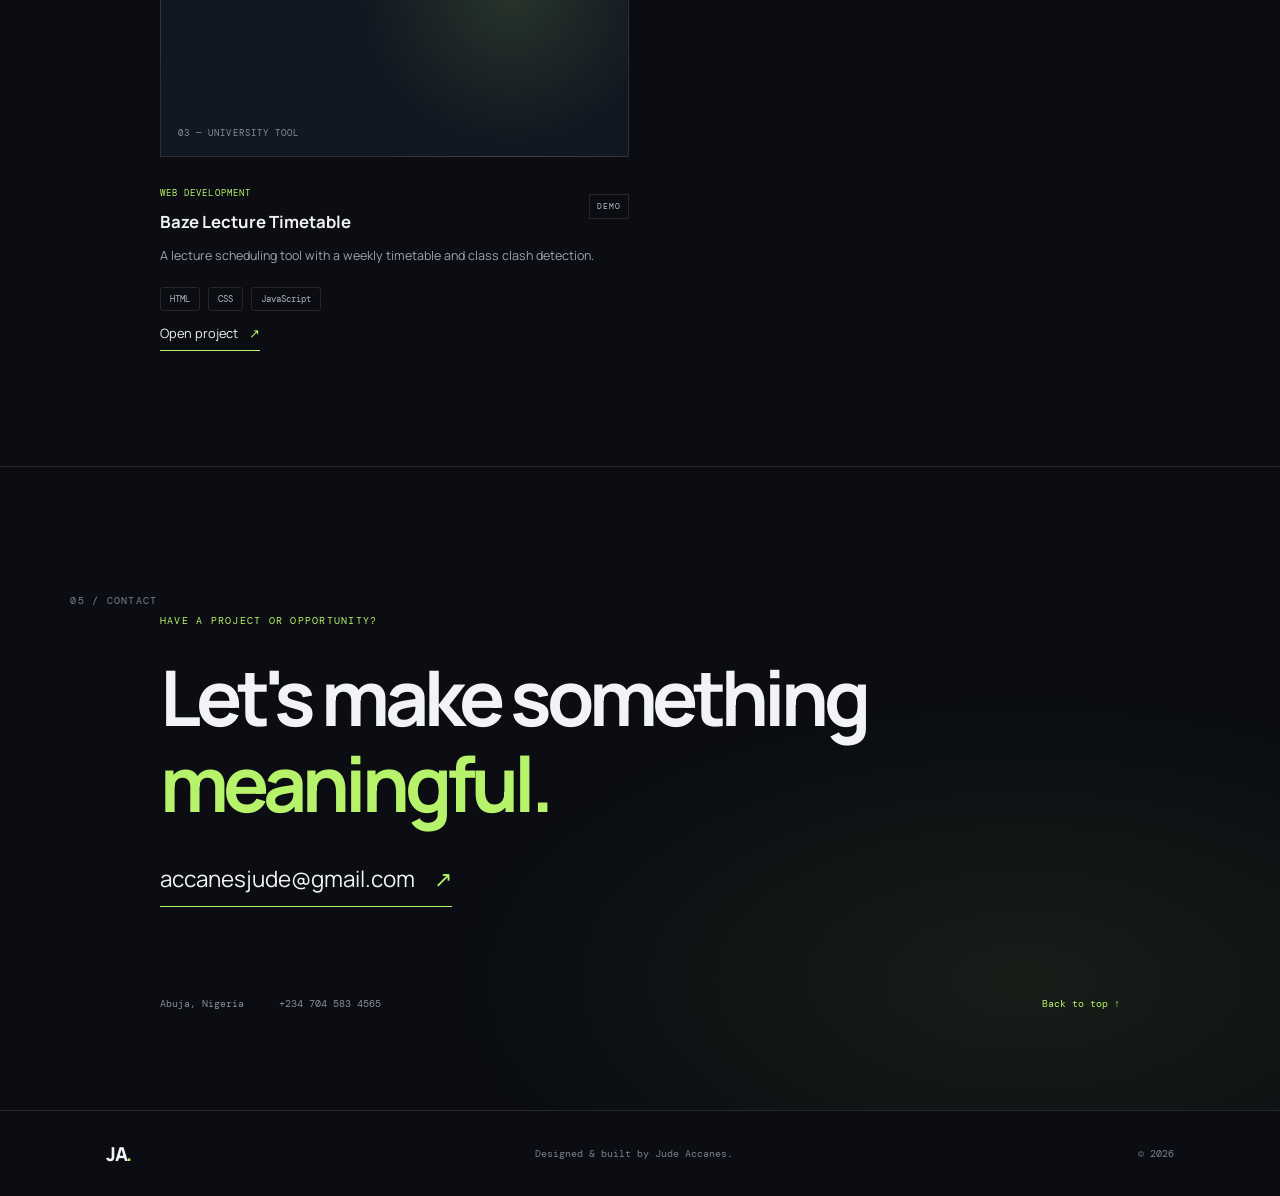
<file: index-old.html>
<!DOCTYPE html>
<html lang="en">
<head>
  <meta charset="UTF-8" />
  <meta name="viewport" content="width=device-width, initial-scale=1.0" />
  <meta name="description" content="Jude Accanes — Software Engineering student and aspiring software developer." />
  <meta name="theme-color" content="#0b0d12" />
  <title>Jude Accanes — Software Developer</title>
  <link rel="preconnect" href="https://fonts.googleapis.com">
  <link rel="preconnect" href="https://fonts.gstatic.com" crossorigin>
  <link href="https://fonts.googleapis.com/css2?family=DM+Mono:wght@400;500&family=Manrope:wght@400;500;600;700;800&display=swap" rel="stylesheet">
  <link rel="stylesheet" href="style.css" />
</head>
<body>
  <div class="site-shell">
    <header class="header">
      <a class="brand" href="#home" aria-label="Jude Accanes home">JA<span>.</span></a>
      <button class="menu-toggle" aria-label="Open navigation" aria-expanded="false">
        <span></span><span></span>
      </button>
      <nav class="nav" aria-label="Main navigation">
        <a href="#about">About</a>
        <a href="#experience">Experience</a>
        <a href="#skills">Skills</a>
        <a href="#projects">Projects</a>
        <a class="nav-contact" href="#contact">Let's talk <span>↗</span></a>
      </nav>
    </header>
    <main>
      <section class="hero section" id="home">
        <div class="hero-copy">
          <div class="eyebrow"><span class="status-dot"></span> AVAILABLE FOR OPPORTUNITIES</div>
          <p class="intro">Hello, I'm Jude Accanes</p>
          <h1>I build for the <span>digital world.</span></h1>
          <p class="hero-description">
            A Software Engineering student interested in creating useful,
            thoughtful experiences across mobile and web.
          </p>
          <div class="hero-actions">
            <a class="button button-primary" href="#projects">Explore my work <span>↘</span></a>
            <a class="text-link" href="#contact">Get in touch <span>↗</span></a>
          </div>
          <div class="hero-meta">
            <span><i></i> Abuja, Nigeria</span>
            <span>Software Engineering · Baze University</span>
          </div>
        </div>
        <div class="hero-art" aria-label="Decorative code-inspired graphic">
          <div class="orbit orbit-one"></div>
          <div class="orbit orbit-two"></div>
          <div class="orbit orbit-three"></div>
          <div class="art-core">
            <span class="core-bracket">&lt;</span>
            <span class="core-ja">JA</span>
            <span class="core-bracket">/&gt;</span>
          </div>
          <div class="float-card card-top"><span class="tiny-dot"></span> building ideas</div>
          <div class="float-card card-bottom"><span class="code-mark">{ }</span> turning ideas into code</div>
          <div class="art-cross cross-one">✳</div>
          <div class="art-cross cross-two">+</div>
        </div>
        <div class="scroll-cue"><span></span> SCROLL TO EXPLORE</div>
      </section>

      <section class="section about-section" id="about">
        <div class="section-kicker">01 / ABOUT</div>
        <div class="section-content about-grid">
          <h2>Curious by nature.<br><span>Developer in progress.</span></h2>
          <div class="about-copy">
            <p>
              I'm a Software Engineering student at Baze University with practical
              exposure to mobile and web application development through my
              internship at Neo Cloud Technologies.
            </p>
            <p>
              I enjoy learning how digital products work, improving the way people
              interact with technology, and turning what I learn into practical
              projects. I'm currently growing my skills in application development
              and AI training.
            </p>
            <a class="underlined-link" href="mailto:accanesjude@gmail.com">Say hello <span>↗</span></a>
          </div>
        </div>
      </section>

      <section class="section experience-section" id="experience">
        <div class="section-kicker">02 / EXPERIENCE</div>
        <div class="section-content">
          <div class="experience-card">
            <div class="experience-date">INTERNSHIP</div>
            <div>
              <h3>Mobile &amp; Web Application Development Intern</h3>
              <p class="company">Neo Cloud Technologies</p>
              <p class="experience-description">
                Gained practical exposure to mobile and web application development,
                working with application concepts, interfaces and development workflows.
                Also developed familiarity with AI training activities.
              </p>
              <div class="tag-row">
                <span>Mobile apps</span><span>Web apps</span><span>Application development</span><span>AI training</span>
              </div>
            </div>
            <div class="experience-arrow">↗</div>
          </div>
          <div class="education-line">
            <span class="education-icon">✳</span>
            <div>
              <h3>Baze University</h3>
              <p>B.Sc. Software Engineering · 400 Level</p>
            </div>
            <span class="education-label">EDUCATION</span>
          </div>
        </div>
      </section>

      <section class="section skills-section" id="skills">
        <div class="section-kicker">03 / TOOLKIT</div>
        <div class="section-content skills-layout">
          <div>
            <h2>Tools I use<br><span>and keep learning.</span></h2>
            <p class="muted">A growing toolkit for building and designing digital products.</p>
          </div>
          <div class="skills-grid">
            <div class="skill"><span class="skill-symbol">&lt;/&gt;</span><span>HTML &amp; CSS</span><small>WEB</small></div>
            <div class="skill"><span class="skill-symbol">JS</span><span>JavaScript</span><small>CODE</small></div>
            <div class="skill"><span class="skill-symbol">J</span><span>Java</span><small>CODE</small></div>
            <div class="skill"><span class="skill-symbol">RN</span><span>React Native</span><small>MOBILE</small></div>
            <div class="skill"><span class="skill-symbol">F</span><span>Flutter</span><small>MOBILE</small></div>
            <div class="skill"><span class="skill-symbol">✳</span><span>Figma / UI/UX</span><small>DESIGN</small></div>
            <div class="skill"><span class="skill-symbol">{ }</span><span>AI Training</span><small>AI</small></div>
            <div class="skill"><span class="skill-symbol">⌘</span><span>VS Code &amp; Expo</span><small>TOOLS</small></div>
          </div>
        </div>
      </section>

      <section class="section projects-section" id="projects">
        <div class="section-kicker">04 / SELECTED WORK</div>
        <div class="section-content">
          <div class="projects-heading">
            <h2>Projects &amp; <span>experiments.</span></h2>
            <p class="muted">A selection of practical projects built while developing my software engineering skills.</p>
          </div>
          <div class="project-grid">
            <article class="project-card">
              <div class="project-visual visual-portfolio">
                <span class="visual-label">01 — AI / EDUCATION</span>
              </div>
              <div class="project-info">
                <div><span class="project-type">AI PROJECT</span><h3>AI Rubric Grader</h3></div>
                <span class="project-status">DEMO</span>
              </div>
              <p>An interface for evaluating student work against grading rubrics.</p>
              <div class="tag-row"><span>AI</span><span>JavaScript</span><span>Education</span></div>
              <a class="underlined-link" href="AI%20Rubric%20Grader.html">Open project <span>↗</span></a>
            </article>

            <article class="project-card">
              <div class="project-visual visual-portfolio">
                <span class="visual-label">02 — PERSONAL FINANCE</span>
              </div>
              <div class="project-info">
                <div><span class="project-type">WEB DEVELOPMENT</span><h3>Kobo Expense Tracker</h3></div>
                <span class="project-status">DEMO</span>
              </div>
              <p>A personal finance tool for recording expenses and tracking spending in naira.</p>
              <div class="tag-row"><span>HTML</span><span>CSS</span><span>JavaScript</span></div>
              <a class="underlined-link" href="Kobo%20Expense%20Tracker.html">Open project <span>↗</span></a>
            </article>

            <article class="project-card">
              <div class="project-visual visual-portfolio">
                <span class="visual-label">03 — UNIVERSITY TOOL</span>
              </div>
              <div class="project-info">
                <div><span class="project-type">WEB DEVELOPMENT</span><h3>Baze Lecture Timetable</h3></div>
                <span class="project-status">DEMO</span>
              </div>
              <p>A lecture scheduling tool with a weekly timetable and class clash detection.</p>
              <div class="tag-row"><span>HTML</span><span>CSS</span><span>JavaScript</span></div>
              <a class="underlined-link" href="Baze%20Lecture%20Timetable.html">Open project <span>↗</span></a>
            </article>
          </div>
        </div>
      </section>

      <section class="section contact-section" id="contact">
        <div class="section-kicker">05 / CONTACT</div>
        <div class="section-content contact-content">
          <p class="eyebrow">HAVE A PROJECT OR OPPORTUNITY?</p>
          <h2>Let's make something<br><span>meaningful.</span></h2>
          <a class="contact-email" href="mailto:accanesjude@gmail.com">accanesjude@gmail.com <span>↗</span></a>
          <div class="contact-bottom">
            <span>Abuja, Nigeria</span>
            <a href="tel:+2347045834565">+234 704 583 4565</a>
            <a href="#home">Back to top ↑</a>
          </div>
        </div>
      </section>
    </main>
    <footer class="footer">
      <a class="brand" href="#home">JA<span>.</span></a>
      <p>Designed &amp; built by Jude Accanes.</p>
      <span>© <span id="year"></span></span>
    </footer>
  </div>
  <script src="script.js"></script>
</body>
</html>
</file>
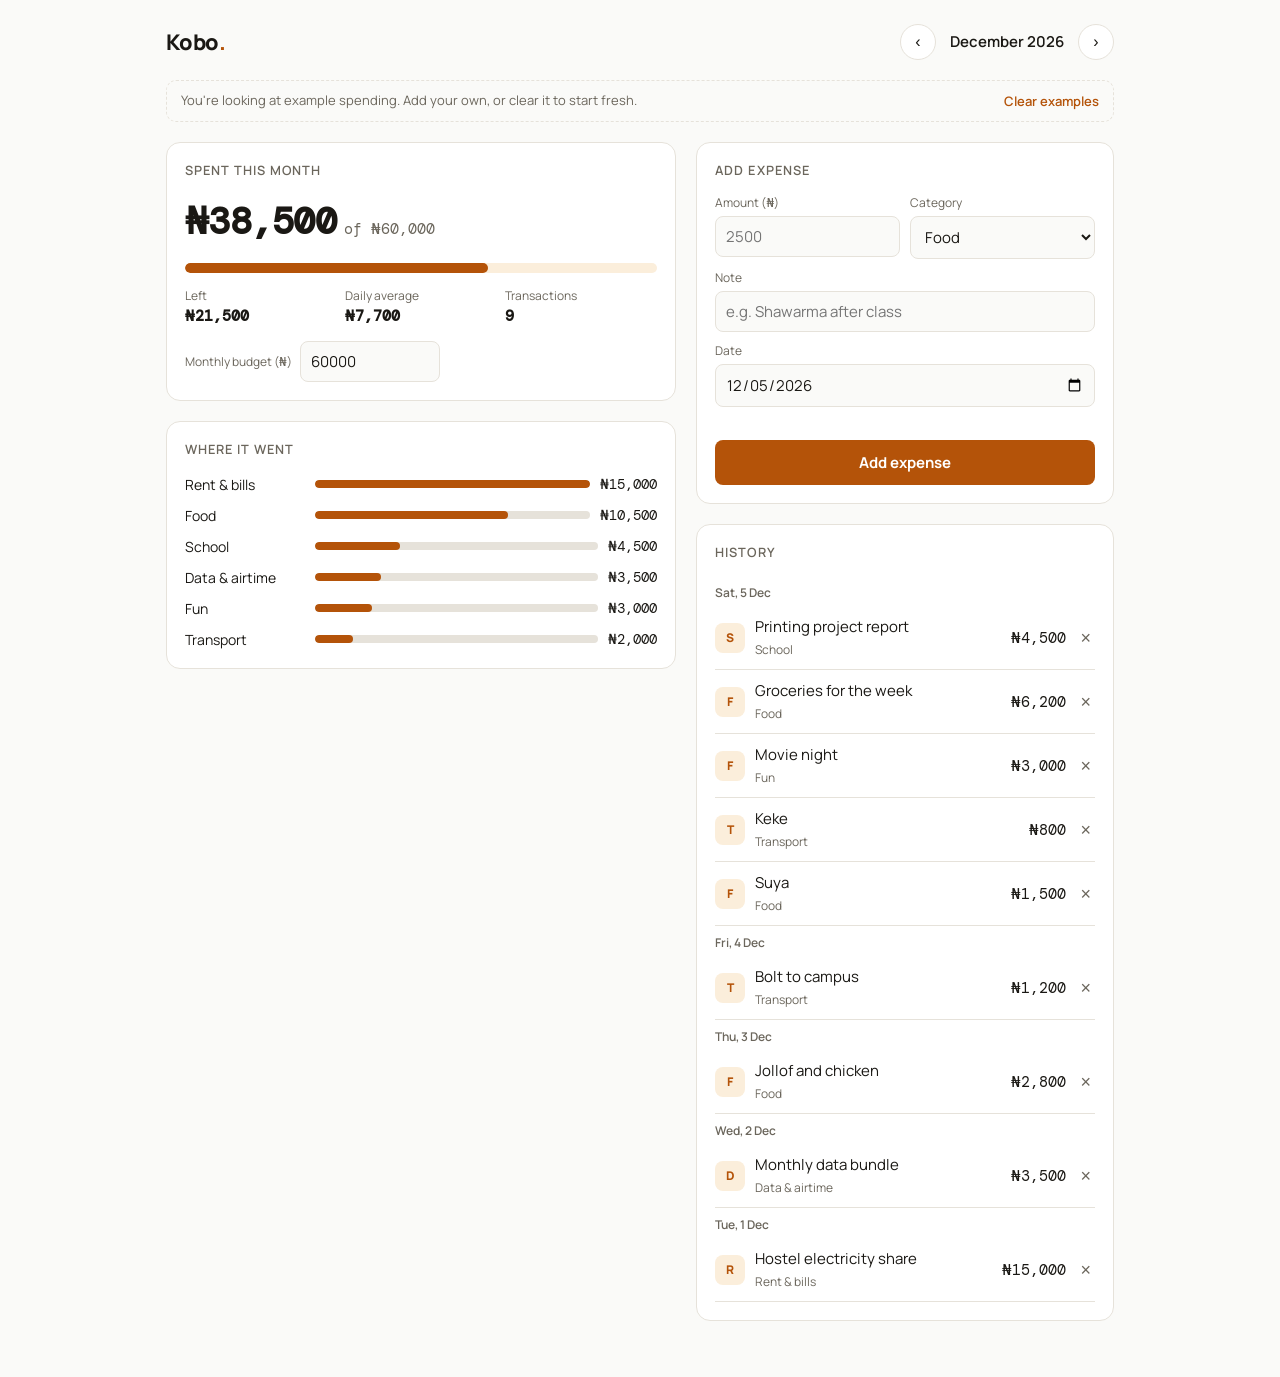
<file: Kobo Expense Tracker.html>
<!doctype html><html><head><meta charset=utf8><meta name=viewport content="width=device-width,initial-scale=1,viewport-fit=cover"><style>:root{color-scheme:light;box-sizing:border-box;padding-top:env(safe-area-inset-top,0px);padding-bottom:env(safe-area-inset-bottom,0px)}html{scroll-padding-top:env(safe-area-inset-top,0px)}body{margin:0;padding:0;font:14px -apple-system,BlinkMacSystemFont,sans-serif;background:#fff;color:#000}img{max-width:100%}[hidden]:not([hidden=until-found i]){display:none!important}</style></head><body>
<title>Kobo Expense Tracker</title>
<meta name="claude:viewport-fit-sides" content="cover">
<link rel="stylesheet" href="https://fonts.googleapis.com/css2?family=Manrope:wght@500;600;800&family=DM+Mono:wght@400;500&display=swap">
<style>
/* Layout: phone-first ledger. Month header, budget meter, category bars, add form, then the day-by-day list. Two columns on wide screens. */
:root{
  --bg:#FAFAF8; --card:#FFFFFF; --ink:#1A1814; --muted:#6B665C; --line:#E6E2DA;
  --amber:#B45309; --amber-soft:#FBEEDB; --over:#C0362C; --ok:#2F7D4F;
  --sans:"Manrope","Segoe UI",system-ui,sans-serif;
  --mono:"DM Mono",ui-monospace,Menlo,monospace;
}
@media (prefers-color-scheme: dark){:root:not([data-theme="light"]){
  --bg:#13120F; --card:#1C1A16; --ink:#EEEAE2; --muted:#A39D90; --line:#2E2B25;
  --amber:#F0A245; --amber-soft:#33261A; --over:#F27B6E; --ok:#5DC48A; color-scheme:dark}}
:root[data-theme="dark"]{
  --bg:#13120F; --card:#1C1A16; --ink:#EEEAE2; --muted:#A39D90; --line:#2E2B25;
  --amber:#F0A245; --amber-soft:#33261A; --over:#F27B6E; --ok:#5DC48A; color-scheme:dark}
*{box-sizing:border-box}
body{background:var(--bg);color:var(--ink);font:15px/1.5 var(--sans)}
.wrap{max-width:980px;margin:0 auto;padding-block:24px 56px;
  padding-left:max(16px,env(safe-area-inset-left,0px));padding-right:max(16px,env(safe-area-inset-right,0px));
  display:flex;flex-direction:column;gap:20px}
.num{font-family:var(--mono);font-variant-numeric:tabular-nums}
header{display:flex;flex-wrap:wrap;justify-content:space-between;align-items:center;gap:12px}
.brand{font-weight:800;font-size:1.35rem;letter-spacing:-.01em}
.brand span{color:var(--amber)}
.month{display:flex;align-items:center;gap:6px}
.month b{min-width:130px;text-align:center;font-weight:600}
.nav{width:36px;height:36px;border-radius:50%;border:1px solid var(--line);background:var(--card);color:var(--ink);cursor:pointer;font-size:16px}
button:focus-visible,input:focus,select:focus{outline:2px solid var(--amber);outline-offset:1px}
.banner{display:flex;flex-wrap:wrap;gap:10px;align-items:center;justify-content:space-between;font-size:13px;color:var(--muted);border:1px dashed var(--line);border-radius:10px;padding:10px 14px}
.link{background:none;border:0;color:var(--amber);font:600 13px var(--sans);cursor:pointer;padding:0}
.grid{display:grid;grid-template-columns:1.1fr .9fr;gap:20px;align-items:start}
@media (max-width:760px){.grid{grid-template-columns:1fr}}
.col{display:flex;flex-direction:column;gap:20px;min-width:0}
.card{background:var(--card);border:1px solid var(--line);border-radius:14px;padding:18px;display:flex;flex-direction:column;gap:14px;min-width:0}
h2{margin:0;font-size:.8rem;font-weight:600;letter-spacing:.08em;text-transform:uppercase;color:var(--muted)}

.spent{display:flex;align-items:baseline;gap:8px;flex-wrap:wrap}
.spent .big{font-size:2.3rem;font-weight:800;letter-spacing:-.02em}
.meter{height:10px;border-radius:5px;background:var(--amber-soft);overflow:hidden}
.meter i{display:block;height:100%;background:var(--amber);border-radius:5px}
.meter.over i{background:var(--over)}
.stats{display:grid;grid-template-columns:repeat(3,1fr);gap:8px}
.stats div{display:flex;flex-direction:column}
.stats small{color:var(--muted);font-size:12px}
.stats strong{font-size:15px}
.budget-row{display:flex;gap:8px;align-items:center;flex-wrap:wrap;font-size:13px;color:var(--muted)}
.budget-row input{width:140px}

.cats{display:flex;flex-direction:column;gap:10px}
.cat{display:grid;grid-template-columns:120px 1fr auto;gap:10px;align-items:center;font-size:14px}
.cat .track{height:8px;border-radius:4px;background:var(--line);overflow:hidden}
.cat .track i{display:block;height:100%;background:var(--amber);border-radius:4px}
@media (max-width:420px){.cat{grid-template-columns:96px 1fr auto}}
.empty{color:var(--muted);font-size:14px}

form{display:grid;grid-template-columns:1fr 1fr;gap:10px}
form .full{grid-column:1/-1}
label{font-size:12px;color:var(--muted);display:flex;flex-direction:column;gap:4px}
input,select{font:15px var(--sans);color:var(--ink);background:var(--bg);border:1px solid var(--line);border-radius:8px;padding:9px 10px;width:100%}
.add{grid-column:1/-1;background:var(--amber);color:var(--card);border:0;border-radius:8px;padding:12px;font:700 15px var(--sans);cursor:pointer}
.err{grid-column:1/-1;color:var(--over);font-size:13px;min-height:1em}

.day{display:flex;flex-direction:column;gap:2px}
.day h3{margin:8px 0 4px;font-size:12px;font-weight:600;color:var(--muted)}
.tx{display:grid;grid-template-columns:auto 1fr auto auto;gap:10px;align-items:center;padding:8px 0;border-bottom:1px solid var(--line)}
.dot{width:30px;height:30px;border-radius:8px;background:var(--amber-soft);color:var(--amber);display:grid;place-items:center;font-size:12px;font-weight:800}
.tx .what{min-width:0}
.tx .what div{white-space:nowrap;overflow:hidden;text-overflow:ellipsis}
.tx .what small{color:var(--muted);font-size:12px}
.del{background:none;border:0;color:var(--muted);cursor:pointer;font-size:18px;padding:4px}
.del:hover{color:var(--over)}
@media (prefers-reduced-motion:no-preference){.meter i,.track i{transition:width .4s ease}}
</style>

<div class="wrap">
  <header>
    <div class="brand">Kobo<span>.</span></div>
    <div class="month">
      <button class="nav" id="prev" aria-label="Previous month">‹</button>
      <b id="monthLabel"></b>
      <button class="nav" id="next" aria-label="Next month">›</button>
    </div>
  </header>

  <div class="banner" id="banner" hidden>
    <span>You're looking at example spending. Add your own, or clear it to start fresh.</span>
    <button class="link" id="clearEx">Clear examples</button>
  </div>

  <div class="grid">
    <div class="col">
      <section class="card">
        <h2>Spent this month</h2>
        <div class="spent"><span class="big num" id="spent"></span><span class="num" id="ofBudget" style="color:var(--muted)"></span></div>
        <div class="meter" id="meter"><i id="meterFill"></i></div>
        <div class="stats">
          <div><small id="leftLabel">Left</small><strong class="num" id="left"></strong></div>
          <div><small>Daily average</small><strong class="num" id="avg"></strong></div>
          <div><small>Transactions</small><strong class="num" id="count"></strong></div>
        </div>
        <div class="budget-row"><label for="budget" style="flex-direction:row;align-items:center;gap:8px">Monthly budget (₦)</label><input id="budget" type="number" min="0" step="500" inputmode="numeric"></div>
      </section>

      <section class="card">
        <h2>Where it went</h2>
        <div class="cats" id="cats"></div>
      </section>
    </div>

    <div class="col">
      <section class="card">
        <h2>Add expense</h2>
        <form id="form" novalidate>
          <label>Amount (₦)<input id="amt" type="number" min="1" step="50" inputmode="numeric" placeholder="2500"></label>
          <label>Category<select id="cat"></select></label>
          <label class="full">Note<input id="note" placeholder="e.g. Shawarma after class"></label>
          <label class="full">Date<input id="date" type="date"></label>
          <div class="err" id="err" role="alert"></div>
          <button class="add" type="submit">Add expense</button>
        </form>
      </section>

      <section class="card">
        <h2>History</h2>
        <div id="list"></div>
      </section>
    </div>
  </div>
</div>

<script>
const CATS = ["Food","Transport","Data & airtime","Rent & bills","School","Fun","Other"];
const KEY = "kobo-tracker-v1";
const fmt = n => new Intl.NumberFormat("en-NG",{style:"currency",currency:"NGN",maximumFractionDigits:0}).format(n);
const pad = n => String(n).padStart(2,"0");
const iso = d => `${d.getFullYear()}-${pad(d.getMonth()+1)}-${pad(d.getDate())}`;
const mkey = d => `${d.getFullYear()}-${pad(d.getMonth()+1)}`;
const $ = s => document.getElementById(s);

function examples(){
  const t = new Date(), y=t.getFullYear(), m=t.getMonth(), day=t.getDate();
  const at = d => iso(new Date(y,m,Math.max(1,Math.min(day,d))));
  const rows = [[1,"Rent & bills",15000,"Hostel electricity share"],[2,"Data & airtime",3500,"Monthly data bundle"],
    [3,"Food",2800,"Jollof and chicken"],[4,"Transport",1200,"Bolt to campus"],[6,"School",4500,"Printing project report"],
    [7,"Food",6200,"Groceries for the week"],[9,"Fun",3000,"Movie night"],[10,"Transport",800,"Keke"],[12,"Food",1500,"Suya"]];
  return rows.map(([d,c,a,n],i)=>({id:"ex"+i,date:at(d),cat:c,amount:a,note:n,example:true}));
}
let db;
function load(){
  try{ db = JSON.parse(localStorage.getItem(KEY)); }catch(e){ db=null; }
  if(!db || !Array.isArray(db.tx)) db = {tx:examples(), budgets:{[mkey(new Date())]:60000}};
}
function save(){ try{ localStorage.setItem(KEY, JSON.stringify(db)); }catch(e){} }

let view = new Date(); view.setDate(1);

function render(){
  const k = mkey(view);
  $("monthLabel").textContent = view.toLocaleDateString("en-NG",{month:"long",year:"numeric"});
  const tx = db.tx.filter(t=>t.date.startsWith(k)).sort((a,b)=>b.date.localeCompare(a.date));
  const spent = tx.reduce((s,t)=>s+t.amount,0), budget = db.budgets[k]||0;
  $("spent").textContent = fmt(spent);
  $("ofBudget").textContent = budget? `of ${fmt(budget)}` : "no budget set";
  const p = budget? spent/budget : 0;
  $("meterFill").style.width = Math.min(100,p*100)+"%";
  $("meter").classList.toggle("over", p>1);
  const now = new Date(), isCur = mkey(now)===k;
  const days = isCur? now.getDate() : new Date(view.getFullYear(),view.getMonth()+1,0).getDate();
  $("leftLabel").textContent = budget && spent>budget ? "Over by" : "Left";
  $("left").textContent = budget? fmt(Math.abs(budget-spent)) : "–";
  $("left").style.color = budget && spent>budget ? "var(--over)" : "";
  $("avg").textContent = fmt(Math.round(spent/Math.max(1,days)));
  $("count").textContent = tx.length;
  if(document.activeElement!==$("budget")) $("budget").value = budget||"";
  $("banner").hidden = !db.tx.some(t=>t.example);

  const by = {}; tx.forEach(t=>by[t.cat]=(by[t.cat]||0)+t.amount);
  const sorted = Object.entries(by).sort((a,b)=>b[1]-a[1]), top = sorted[0]?.[1]||1;
  $("cats").innerHTML = sorted.length ? sorted.map(([c,a])=>`<div class="cat"><span>${c}</span><span class="track"><i style="width:${a/top*100}%"></i></span><span class="num">${fmt(a)}</span></div>`).join("")
    : `<p class="empty">No spending logged for this month yet.</p>`;

  const groups = {}; tx.forEach(t=>(groups[t.date]=groups[t.date]||[]).push(t));
  const list = $("list"); list.innerHTML = "";
  if(!tx.length){ list.innerHTML = `<p class="empty">Nothing here yet. Add your first expense above.</p>`; return; }
  Object.keys(groups).forEach(d=>{
    const g = document.createElement("div"); g.className="day";
    const h = document.createElement("h3");
    h.textContent = new Date(d+"T12:00").toLocaleDateString("en-NG",{weekday:"short",day:"numeric",month:"short"});
    g.appendChild(h);
    groups[d].forEach(t=>{
      const r = document.createElement("div"); r.className="tx";
      r.innerHTML = `<span class="dot"></span><div class="what"><div></div><small></small></div><span class="num"></span><button class="del" aria-label="Delete">×</button>`;
      r.querySelector(".dot").textContent = t.cat[0];
      r.querySelector(".what div").textContent = t.note || t.cat;
      r.querySelector(".what small").textContent = t.cat;
      r.querySelector(".num").textContent = fmt(t.amount);
      r.querySelector(".del").onclick = ()=>{ db.tx = db.tx.filter(x=>x.id!==t.id); save(); render(); };
      g.appendChild(r);
    });
    list.appendChild(g);
  });
}

load();
$("cat").innerHTML = CATS.map(c=>`<option>${c}</option>`).join("");
$("date").value = iso(new Date());
$("prev").onclick = ()=>{ view.setMonth(view.getMonth()-1); render(); };
$("next").onclick = ()=>{ view.setMonth(view.getMonth()+1); render(); };
$("budget").addEventListener("input", e=>{ const v=Math.max(0,parseInt(e.target.value)||0); db.budgets[mkey(view)]=v; save(); render(); });
$("clearEx").onclick = ()=>{ db.tx = db.tx.filter(t=>!t.example); save(); render(); };
$("form").addEventListener("submit", e=>{
  e.preventDefault();
  const amount = Math.round(Number($("amt").value)), date = $("date").value;
  if(!amount || amount<1){ $("err").textContent="Enter an amount in naira, e.g. 2500."; return; }
  if(!date){ $("err").textContent="Pick a date."; return; }
  $("err").textContent="";
  db.tx.push({id:Date.now().toString(36)+Math.random().toString(36).slice(2,6), date, cat:$("cat").value, amount, note:$("note").value.trim()});
  save();
  const d = new Date(date+"T12:00"); view = new Date(d.getFullYear(), d.getMonth(), 1);
  $("amt").value=""; $("note").value="";
  render();
});
render();
</script>

</body></html>
</file>
<file: style.css>
@import url('https://fonts.googleapis.com/css2?family=DM+Mono:wght@400;500&family=Manrope:wght@400;500;600;700;800&display=swap');

:root {
  --bg: #0b0d12;
  --panel: #11151d;
  --panel-light: #171d27;
  --text: #f1f3f7;
  --muted: #9ba4b3;
  --line: rgba(255,255,255,.11);
  --accent: #b6f36b;
  --accent-dark: #8fc74d;
  --mono: "DM Mono", monospace;
  --sans: "Manrope", sans-serif;
}
* { box-sizing: border-box; }
html { scroll-behavior: smooth; }
body { margin: 0; background: var(--bg); color: var(--text); font-family: var(--sans); line-height: 1.65; }
a { color: inherit; text-decoration: none; }
.site-shell { max-width: 1440px; margin: 0 auto; overflow: hidden; }
.header { height: 86px; padding: 0 8.3%; display: flex; align-items: center; justify-content: space-between; border-bottom: 1px solid var(--line); }
.brand { font-size: 1.55rem; font-weight: 800; letter-spacing: -.09em; }
.brand span { color: var(--accent); }
.nav { display: flex; align-items: center; gap: 38px; font-size: .78rem; color: #c1c7d1; }
.nav a { transition: color .2s; }
.nav a:hover, .text-link:hover { color: var(--accent); }
.nav-contact { border: 1px solid var(--line); border-radius: 4px; padding: 10px 15px; color: var(--text); }
.nav-contact span { color: var(--accent); margin-left: 8px; }
.menu-toggle { display: none; }
.section { position: relative; padding: 115px 12.5%; border-bottom: 1px solid var(--line); }
.hero { min-height: 690px; display: flex; align-items: center; padding-top: 95px; padding-bottom: 110px; }
.hero-copy { position: relative; z-index: 2; max-width: 650px; }
.eyebrow, .section-kicker, .scroll-cue, .experience-date, .education-label, .project-type, .project-status, .visual-label, .placeholder-visual small {
  font-family: var(--mono); font-size: .65rem; letter-spacing: .12em;
}
.eyebrow { color: var(--accent); display: flex; align-items: center; gap: 10px; }
.status-dot, .hero-meta i { width: 7px; height: 7px; display: inline-block; border-radius: 50%; background: var(--accent); box-shadow: 0 0 14px rgba(182,243,107,.7); }
.intro { margin: 35px 0 5px; color: #c2c8d2; font-size: 1rem; }
h1 { margin: 0; font-size: clamp(3.4rem, 6.5vw, 6.5rem); letter-spacing: -.075em; line-height: 1.02; font-weight: 800; max-width: 720px; }
h1 span, h2 span { color: var(--accent); }
.hero-copy h2 { font-size: 1.15rem; color: #d4d9e1; font-weight: 500; margin: 20px 0 10px; }
.hero-description { max-width: 490px; color: var(--muted); font-size: .98rem; margin: 22px 0 30px; }
.hero-actions { display: flex; align-items: center; gap: 28px; }
.button { display: inline-flex; align-items: center; gap: 22px; padding: 14px 18px; border-radius: 4px; font-size: .78rem; font-weight: 800; transition: transform .2s, background .2s; }
.button:hover { transform: translateY(-3px); }
.button-primary { color: #10150b; background: var(--accent); }
.button-primary:hover { background: #c7ff7d; }
.button span, .text-link span { font-size: 1rem; }
.text-link { font-size: .8rem; color: #d3d8df; }
.hero-meta { display: flex; gap: 25px; margin-top: 65px; color: #7f8998; font: .62rem var(--mono); letter-spacing: .03em; }
.hero-meta span:first-child { display: flex; align-items: center; gap: 9px; }
.hero-meta i { width: 5px; height: 5px; }
.hero-art { position: absolute; width: 410px; height: 410px; right: 9%; top: 50%; transform: translateY(-50%); opacity: .95; }
.orbit { position: absolute; inset: 8%; border: 1px solid rgba(182,243,107,.17); border-radius: 50%; transform: rotate(-28deg) scaleY(.72); }
.orbit-two { inset: 0; transform: rotate(55deg) scaleY(.72); border-color: rgba(255,255,255,.12); }
.orbit-three { inset: 15%; transform: rotate(90deg) scaleY(.8); border-style: dashed; border-color: rgba(182,243,107,.2); }
.art-core { position: absolute; inset: 30%; display: flex; align-items: center; justify-content: center; gap: 8px; border-radius: 50%; background: radial-gradient(circle at 35% 30%, #283b25, #151b1a 60%, #0b0d12); border: 1px solid rgba(182,243,107,.35); box-shadow: 0 0 90px rgba(182,243,107,.12), inset 0 0 30px rgba(182,243,107,.08); }
.core-bracket { color: var(--accent); font: 1.2rem var(--mono); }
.core-ja { font-size: 3.1rem; font-weight: 800; letter-spacing: -.1em; }
.float-card { position: absolute; padding: 10px 14px; border: 1px solid var(--line); background: rgba(17,21,29,.9); backdrop-filter: blur(10px); border-radius: 4px; color: #cbd2dc; font: .61rem var(--mono); box-shadow: 0 12px 35px rgba(0,0,0,.2); }
.card-top { top: 18%; right: -2%; }
.card-bottom { bottom: 18%; left: -5%; }
.tiny-dot { display: inline-block; width: 6px; height: 6px; background: var(--accent); border-radius: 50%; margin-right: 8px; }
.code-mark { color: var(--accent); margin-right: 8px; }
.art-cross { position: absolute; color: var(--accent); font-size: 1.2rem; }
.cross-one { top: 4%; left: 23%; }
.cross-two { right: 15%; bottom: 8%; color: #84909f; }
.scroll-cue { position: absolute; bottom: 30px; left: 12.5%; color: #657080; display: flex; align-items: center; gap: 12px; font-size: .55rem; }
.scroll-cue span { display: inline-block; width: 34px; height: 1px; background: var(--accent); }
.section-kicker { position: absolute; left: 5.5%; top: 125px; color: #788291; }
.section-content { max-width: 1000px; margin-left: auto; }
.about-grid { display: grid; grid-template-columns: 1.1fr .9fr; gap: 9%; align-items: start; }
h2 { font-size: clamp(2.3rem, 4vw, 3.8rem); letter-spacing: -.065em; line-height: 1.12; margin: 0; }
.about-copy p { margin: 0 0 18px; color: var(--muted); font-size: .9rem; }
.underlined-link { display: inline-block; margin-top: 12px; padding-bottom: 6px; border-bottom: 1px solid var(--accent); font-size: .8rem; }
.underlined-link span { color: var(--accent); margin-left: 8px; }
.experience-card { display: grid; grid-template-columns: 125px 1fr 25px; gap: 25px; padding: 35px; background: var(--panel); border: 1px solid var(--line); border-radius: 5px; }
.experience-date { color: var(--accent); padding-top: 7px; }
.experience-card h3, .education-line h3 { margin: 0; font-size: 1.12rem; letter-spacing: -.03em; }
.company { color: var(--accent); margin: 5px 0 15px; font-size: .82rem; }
.experience-description { color: var(--muted); font-size: .83rem; max-width: 620px; }
.experience-arrow { color: var(--accent); }
.tag-row { display: flex; flex-wrap: wrap; gap: 8px; margin-top: 20px; }
.tag-row span { padding: 5px 9px; border: 1px solid var(--line); border-radius: 3px; color: #aeb7c4; font: .59rem var(--mono); }
.education-line { display: flex; align-items: center; gap: 18px; padding: 30px 35px; border-bottom: 1px solid var(--line); }
.education-icon { color: var(--accent); font-size: 1.4rem; }
.education-line h3 { font-size: .95rem; }
.education-line p { margin: 4px 0 0; color: var(--muted); font-size: .78rem; }
.education-label { margin-left: auto; color: #778190; }
.skills-layout { display: grid; grid-template-columns: .8fr 1.2fr; gap: 8%; }
.muted { color: var(--muted); font-size: .84rem; }
.skills-layout .muted { max-width: 250px; margin-top: 20px; }
.skills-grid { display: grid; grid-template-columns: 1fr 1fr; border-top: 1px solid var(--line); border-left: 1px solid var(--line); }
.skill { min-height: 95px; padding: 18px; display: grid; grid-template-columns: 35px 1fr; align-items: center; border-right: 1px solid var(--line); border-bottom: 1px solid var(--line); font-size: .78rem; font-weight: 700; }
.skill-symbol { grid-row: span 2; color: var(--accent); font: 1rem var(--mono); }
.skill small { color: #737e8e; font: .53rem var(--mono); letter-spacing: .12em; }
.projects-heading { display: flex; align-items: end; justify-content: space-between; gap: 40px; margin-bottom: 38px; }
.projects-heading h2 { flex: 1; }
.projects-heading p { max-width: 290px; margin-bottom: 5px; }
.project-grid { display: grid; grid-template-columns: 1fr 1fr; gap: 22px; }
.project-card { min-width: 0; }
.project-featured { grid-column: span 2; }
.project-visual, .placeholder-visual { height: 220px; background: #141a22; border: 1px solid var(--line); position: relative; overflow: hidden; display: flex; align-items: center; justify-content: center; }
.visual-portfolio { background: radial-gradient(circle at 75% 25%, rgba(182,243,107,.13), transparent 38%), #121821; }
.mini-window { width: 56%; height: 70%; border: 1px solid rgba(255,255,255,.2); background: #0c1016; border-radius: 6px; box-shadow: 0 20px 60px rgba(0,0,0,.35); transform: perspective(700px) rotateY(-9deg) rotateX(3deg); }
.mini-window-bar { height: 22px; border-bottom: 1px solid var(--line); display: flex; align-items: center; gap: 5px; padding: 0 9px; }
.mini-window-bar i { width: 5px; height: 5px; border-radius: 50%; background: #6d7888; }
.mini-layout { display: flex; align-items: center; justify-content: space-around; height: calc(100% - 22px); }
.mini-lines { width: 40%; }
.mini-lines b, .mini-lines i { display: block; height: 6px; border-radius: 5px; margin: 9px 0; background: #596575; width: 85%; }
.mini-lines b:first-child { background: var(--accent); width: 55%; height: 9px; }
.mini-lines i { width: 65%; background: #27313d; }
.mini-orb { width: 65px; height: 65px; border: 1px solid rgba(182,243,107,.5); border-radius: 50%; background: radial-gradient(circle, rgba(182,243,107,.2), transparent); }
.visual-label { position: absolute; bottom: 15px; left: 17px; color: #85909f; font-size: .55rem; }
.project-info { display: flex; align-items: center; justify-content: space-between; gap: 15px; margin-top: 20px; }
.project-type { color: var(--accent); font-size: .55rem; }
.project-info h3 { margin: 5px 0 0; font-size: 1.05rem; }
.project-status { color: #b5c0cc; font-size: .52rem; border: 1px solid var(--line); padding: 5px 7px; white-space: nowrap; }
.project-status.planned { color: #8994a3; }
.project-card > p { color: var(--muted); font-size: .78rem; margin: 10px 0; }
.placeholder-visual { height: 180px; justify-content: space-between; padding: 25px; background: linear-gradient(135deg, #151d27, #10141b); }
.placeholder-visual > span { align-self: flex-start; color: var(--accent); font: 1rem var(--mono); }
.placeholder-plus { position: absolute; font-size: 4rem; font-weight: 200; color: rgba(182,243,107,.25); left: 50%; top: 40%; transform: translate(-50%,-50%); }
.placeholder-visual small { color: #778392; align-self: flex-end; }
.visual-second { background: linear-gradient(135deg, #171a27, #11151d); }
.project-note { margin-top: 25px; color: #8792a1; font-size: .68rem; }
.project-note span { color: var(--accent); margin-right: 8px; }
.contact-section { padding-top: 135px; padding-bottom: 100px; background: radial-gradient(ellipse at 80% 80%, rgba(182,243,107,.07), transparent 40%); }
.contact-content .eyebrow { margin-bottom: 25px; }
.contact-content h2 { font-size: clamp(3rem, 6vw, 5.6rem); }
.contact-email { display: inline-block; margin-top: 35px; padding-bottom: 8px; border-bottom: 1px solid var(--accent); font-size: clamp(1rem, 2vw, 1.4rem); }
.contact-email span { color: var(--accent); margin-left: 15px; }
.contact-bottom { display: flex; gap: 35px; margin-top: 90px; color: #84909f; font: .65rem var(--mono); }
.contact-bottom a:last-child { margin-left: auto; color: var(--accent); }
.footer { min-height: 85px; display: flex; align-items: center; justify-content: space-between; padding: 0 8.3%; color: #778291; font: .62rem var(--mono); }
.footer .brand { color: var(--text); font-family: var(--sans); font-size: 1.2rem; }
.footer p { margin: 0; }
.reveal { opacity: 0; transform: translateY(22px); transition: opacity .7s ease, transform .7s ease; }
.reveal.visible { opacity: 1; transform: translateY(0); }

@media (max-width: 1000px) {
  .section { padding-left: 9%; padding-right: 9%; }
  .section-kicker { left: 3%; }
  .hero-art { right: 3%; width: 330px; height: 330px; opacity: .65; }
  .hero-copy { max-width: 610px; }
}
@media (max-width: 720px) {
  .header { height: 72px; padding: 0 6%; }
  .menu-toggle { display: flex; flex-direction: column; gap: 6px; border: 0; background: none; padding: 10px; z-index: 5; }
  .menu-toggle span { width: 22px; height: 1px; background: var(--text); }
  .nav { display: none; position: absolute; z-index: 4; top: 71px; left: 0; right: 0; padding: 25px 6%; background: #10141b; border-bottom: 1px solid var(--line); flex-direction: column; align-items: flex-start; gap: 20px; }
  .nav.open { display: flex; }
  .section { padding: 85px 7%; }
  .hero { min-height: 690px; padding-top: 75px; align-items: flex-start; }
  .hero-art { width: 230px; height: 230px; right: -25px; top: auto; bottom: 65px; transform: none; opacity: .4; }
  .intro { margin-top: 25px; }
  h1 { font-size: clamp(3.1rem, 15vw, 5rem); }
  .hero-description { max-width: 400px; }
  .hero-meta { flex-direction: column; gap: 9px; margin-top: 40px; }
  .scroll-cue { left: 7%; bottom: 24px; }
  .section-kicker { position: static; margin-bottom: 35px; }
  .about-grid, .skills-layout { grid-template-columns: 1fr; gap: 30px; }
  .experience-card { grid-template-columns: 1fr 20px; padding: 25px; gap: 10px; }
  .experience-date { grid-column: 1 / -1; }
  .experience-card > div:nth-child(2) { grid-column: 1; }
  .experience-arrow { grid-column: 2; grid-row: 2; }
  .education-line { padding: 25px 10px; }
  .skills-grid { margin-top: 10px; }
  .projects-heading { display: block; }
  .projects-heading p { max-width: 420px; margin-top: 18px; }
  .project-grid { grid-template-columns: 1fr; }
  .project-featured { grid-column: auto; }
  .project-visual { height: 190px; }
  .contact-bottom { flex-wrap: wrap; gap: 18px; margin-top: 65px; }
  .contact-bottom a:last-child { margin-left: 0; width: 100%; }
  .footer { padding: 20px 7%; flex-wrap: wrap; gap: 12px; }
}
@media (prefers-reduced-motion: reduce) {
  html { scroll-behavior: auto; }
  *, *::before, *::after { animation-duration: .01ms !important; transition-duration: .01ms !important; }
}
</file>
